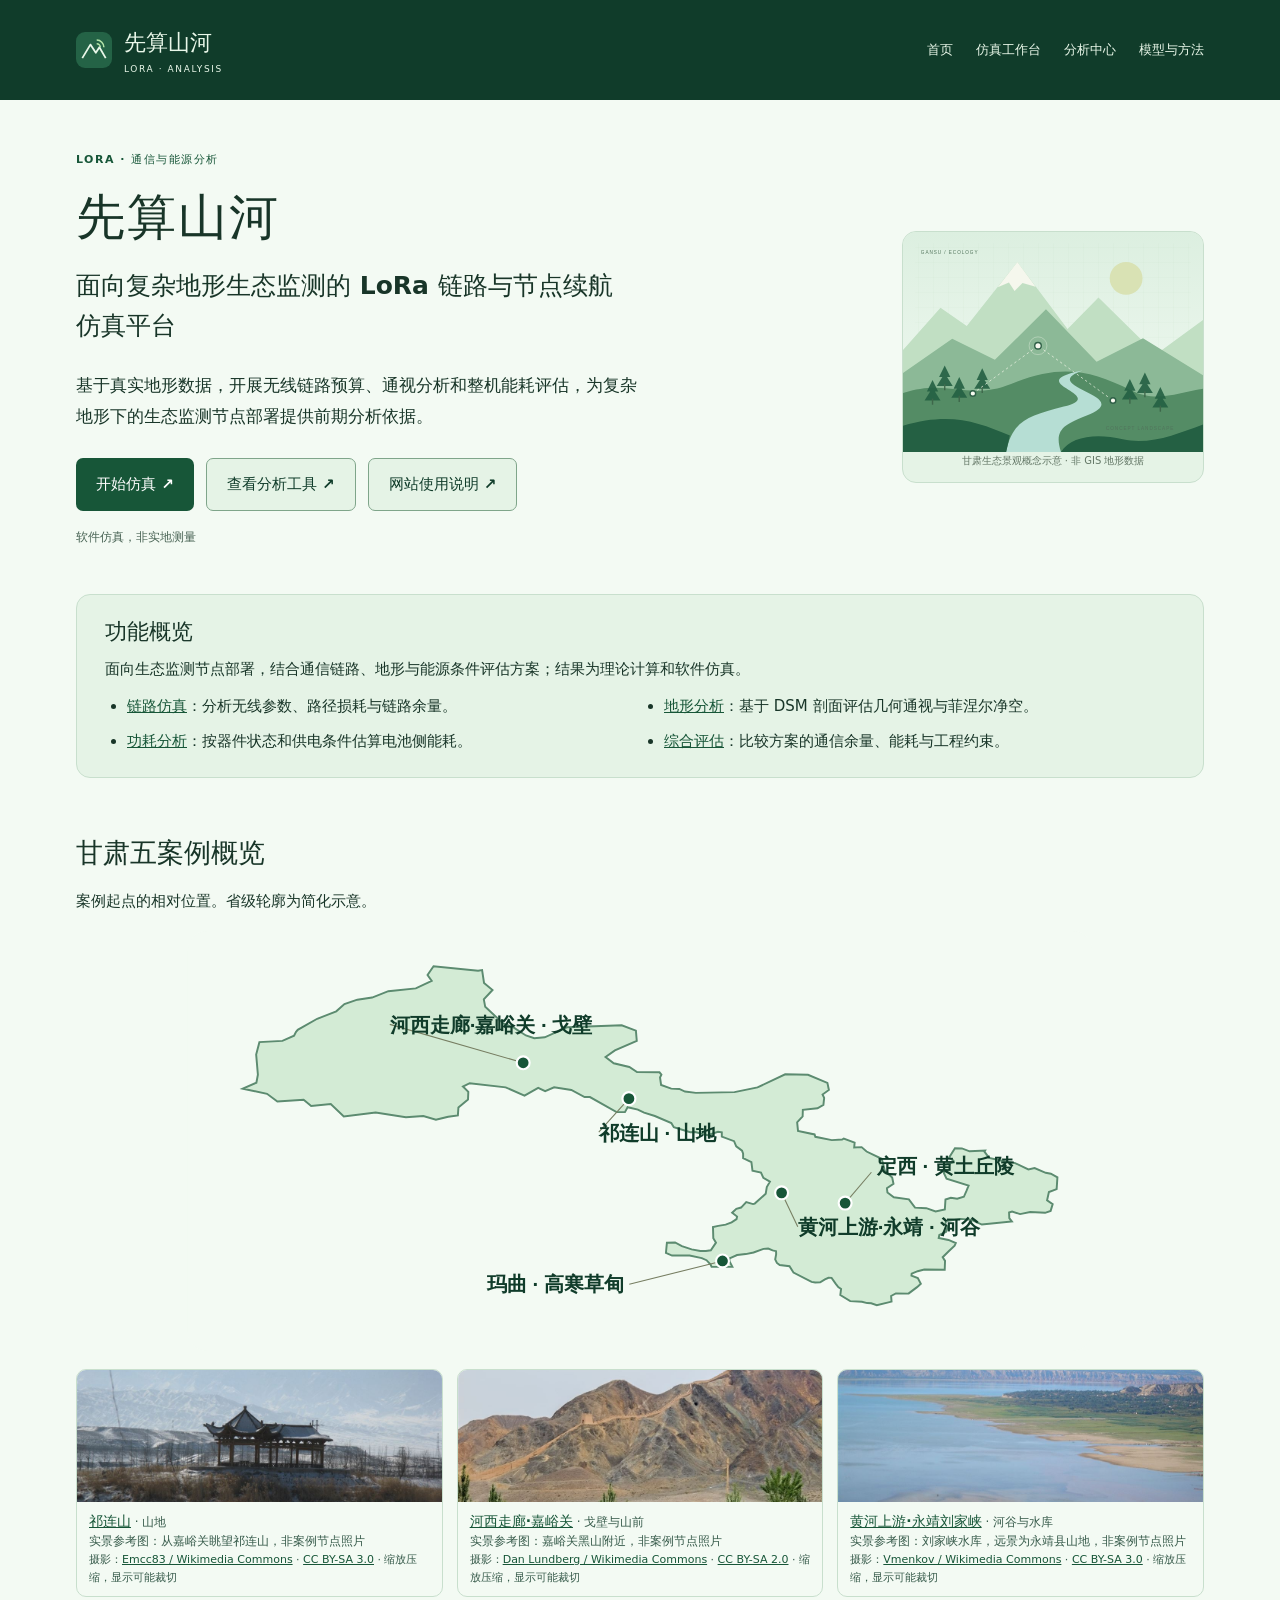
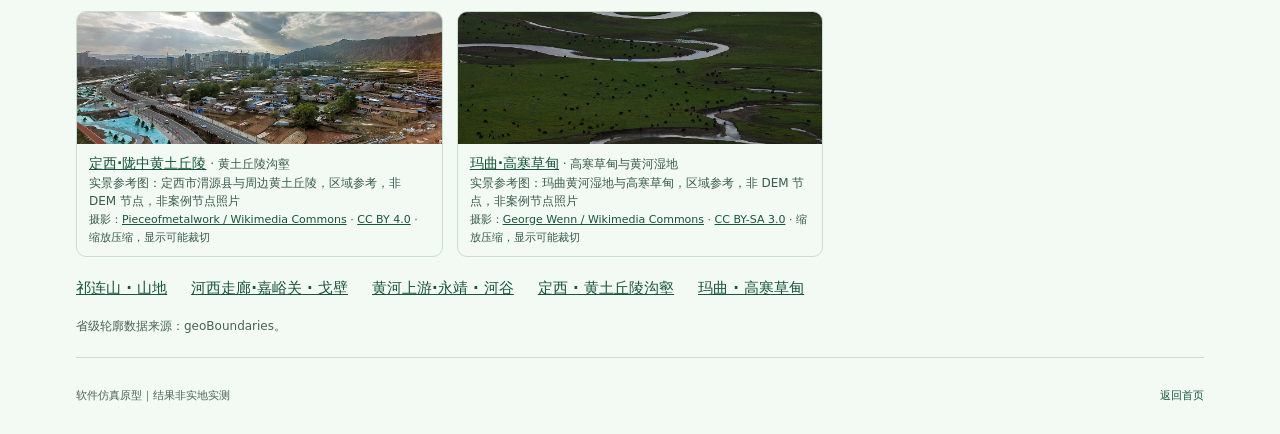
<file: index.html>
<!doctype html><html lang="zh-CN"><head><meta charset="utf-8"><meta name="viewport" content="width=device-width,initial-scale=1"><meta name="theme-color" content="#103c2a"><title>先算山河——面向复杂地形生态监测的 LoRa 链路与节点续航仿真平台</title><link rel="icon" href="./assets/mark.svg" type="image/svg+xml"><link rel="stylesheet" href="./css/styles.css"><script type="module" src="./js/region-photos-home.js"></script></head><body><header class="site-header"><a class="brand" href="./index.html"><img src="./assets/mark.svg" width="36" height="36" alt=""><span>先算山河<small>LORA · ANALYSIS</small></span></a><nav aria-label="主导航"><a href="./index.html">首页</a><a href="./pages/link.html">仿真工作台</a><a href="./pages/assessment.html">分析中心</a><a href="./pages/about.html">模型与方法</a></nav></header><main id="main"><p id="workspace-status" class="storage-note" role="status"></p><section id="home" class="hero" aria-labelledby="hero-title">
      <div class="hero-copy"><p class="eyebrow">LORA · 通信与能源分析</p><h1 id="hero-title">先算山河<span>面向复杂地形生态监测的 LoRa 链路与节点续航仿真平台</span></h1><p class="intro">基于真实地形数据，开展无线链路预算、通视分析和整机能耗评估，为复杂地形下的生态监测节点部署提供前期分析依据。</p><div class="hero-actions"><a class="button" href="./pages/link.html">开始仿真 ↗</a><a class="button secondary" href="./pages/assessment.html">查看分析工具 ↗</a><a class="button secondary" href="./pages/guide.html">网站使用说明 ↗</a></div><p class="disclaimer">软件仿真，非实地测量</p></div><figure class="hero-art"><img src="./assets/landscape.svg" alt="山地、林木与河谷的原创概念插画，不代表真实地理位置" width="640" height="470"><figcaption>甘肃生态景观概念示意 · 非 GIS 地形数据</figcaption></figure>
    </section><section class="quick-start" aria-labelledby="quick-start-title"><h2 id="quick-start-title">功能概览</h2><p>面向生态监测节点部署，结合通信链路、地形与能源条件评估方案；结果为理论计算和软件仿真。</p><ul><li><a href="./pages/link.html">链路仿真</a>：分析无线参数、路径损耗与链路余量。</li><li><a href="./pages/terrain.html">地形分析</a>：基于 DSM 剖面评估几何通视与菲涅尔净空。</li><li><a href="./pages/energy.html">功耗分析</a>：按器件状态和供电条件估算电池侧能耗。</li><li><a href="./pages/assessment.html">综合评估</a>：比较方案的通信余量、能耗与工程约束。</li></ul></section><div hidden><span id="simulator" hidden></span><span id="scenarios" hidden></span><span id="energy" hidden></span><span id="sources" hidden></span><span id="about" hidden></span></div><section class="case-map section">
  <h2>甘肃五案例概览</h2>
  <p>案例起点的相对位置。省级轮廓为简化示意。</p>
  <img src="./assets/gansu-cases.svg" alt="甘肃五案例位置示意：祁连山、嘉峪关、永靖、定西、玛曲" />
  <div id="case-photos" class="region-photo-grid" aria-label="五个案例的实景参考图"></div>
  <div class="case-links">
    <a href="./pages/terrain.html?example=qilian">祁连山 · 山地</a>
    <a href="./pages/terrain.html?example=hexi">河西走廊·嘉峪关 · 戈壁</a>
    <a href="./pages/terrain.html?example=yellow">黄河上游·永靖 · 河谷</a>
    <a href="./pages/terrain.html?example=dingxi">定西 · 黄土丘陵沟壑</a>
    <a href="./pages/terrain.html?example=maqu">玛曲 · 高寒草甸</a>
  </div>
  <p class="footnote">省级轮廓数据来源：geoBoundaries。</p>
</section></main><footer><span>软件仿真原型｜结果非实地实测</span><a href="./index.html">返回首页</a></footer></body></html>
</file>
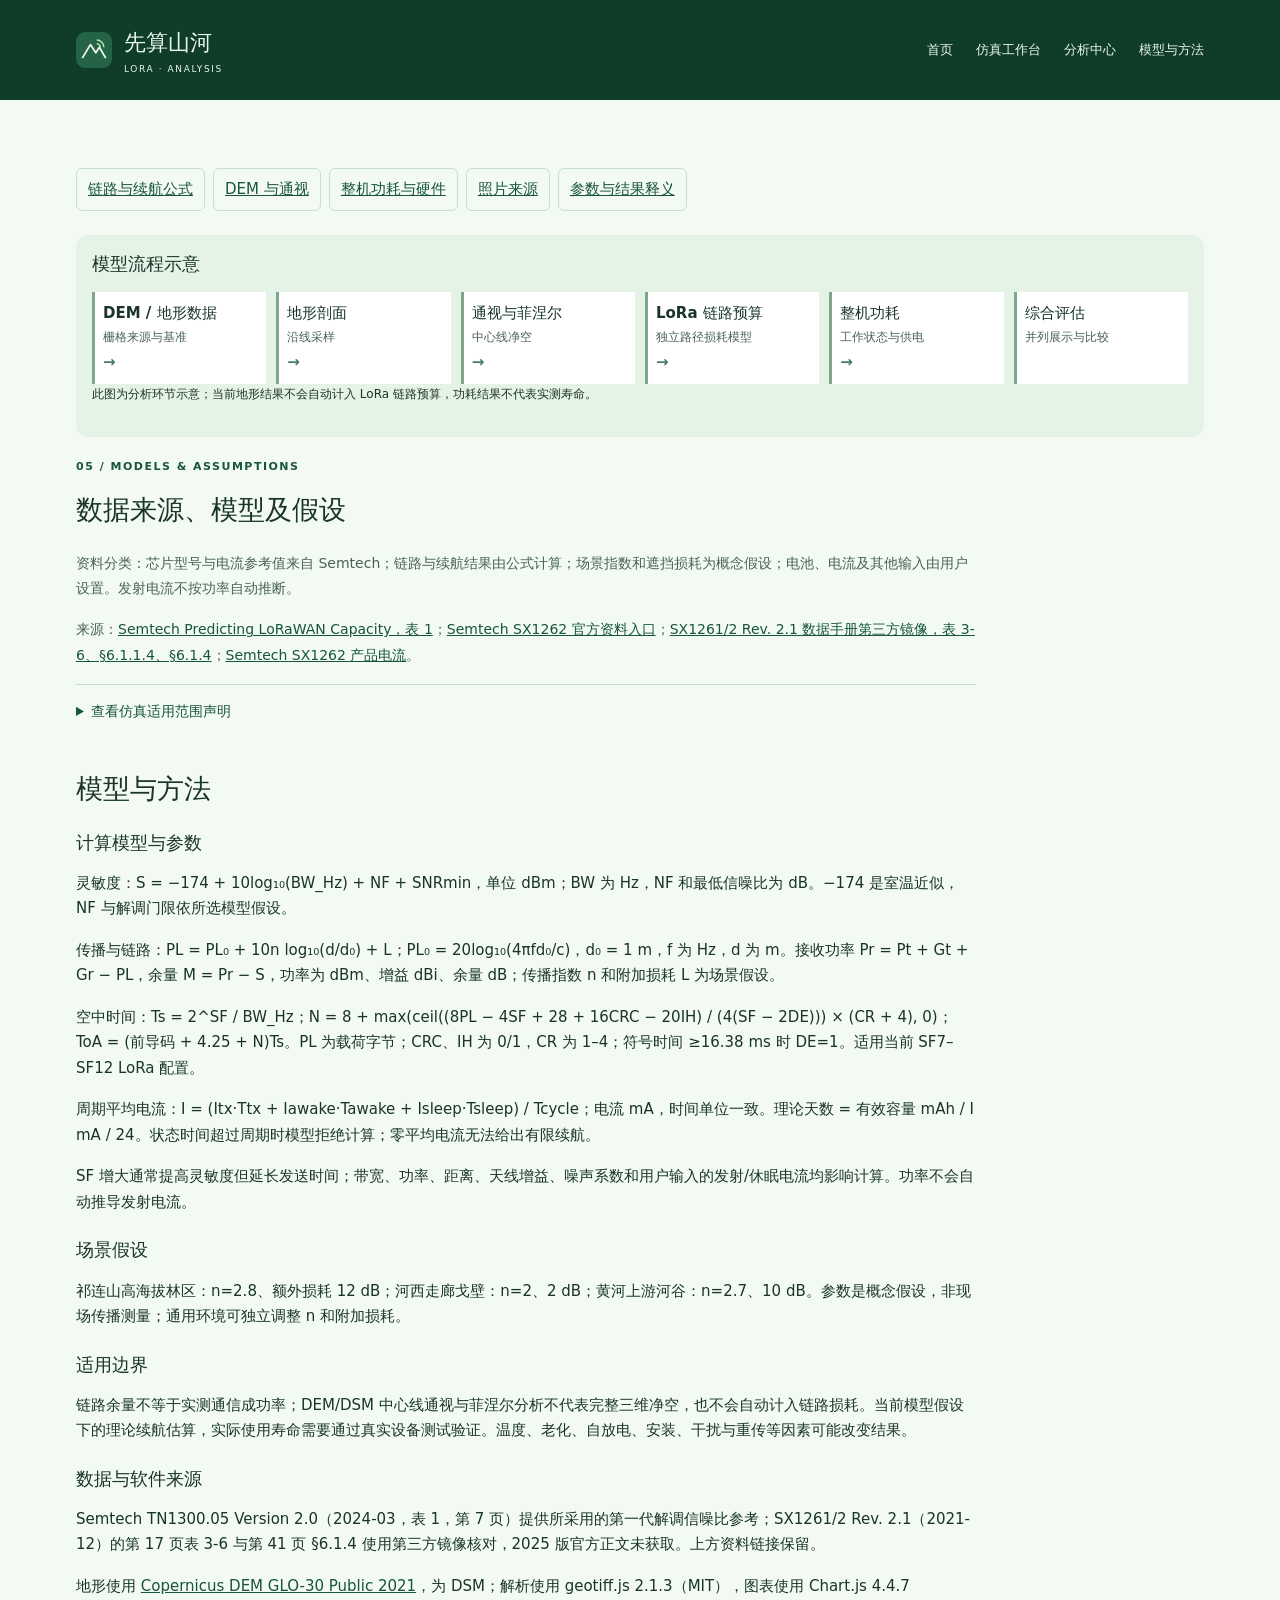
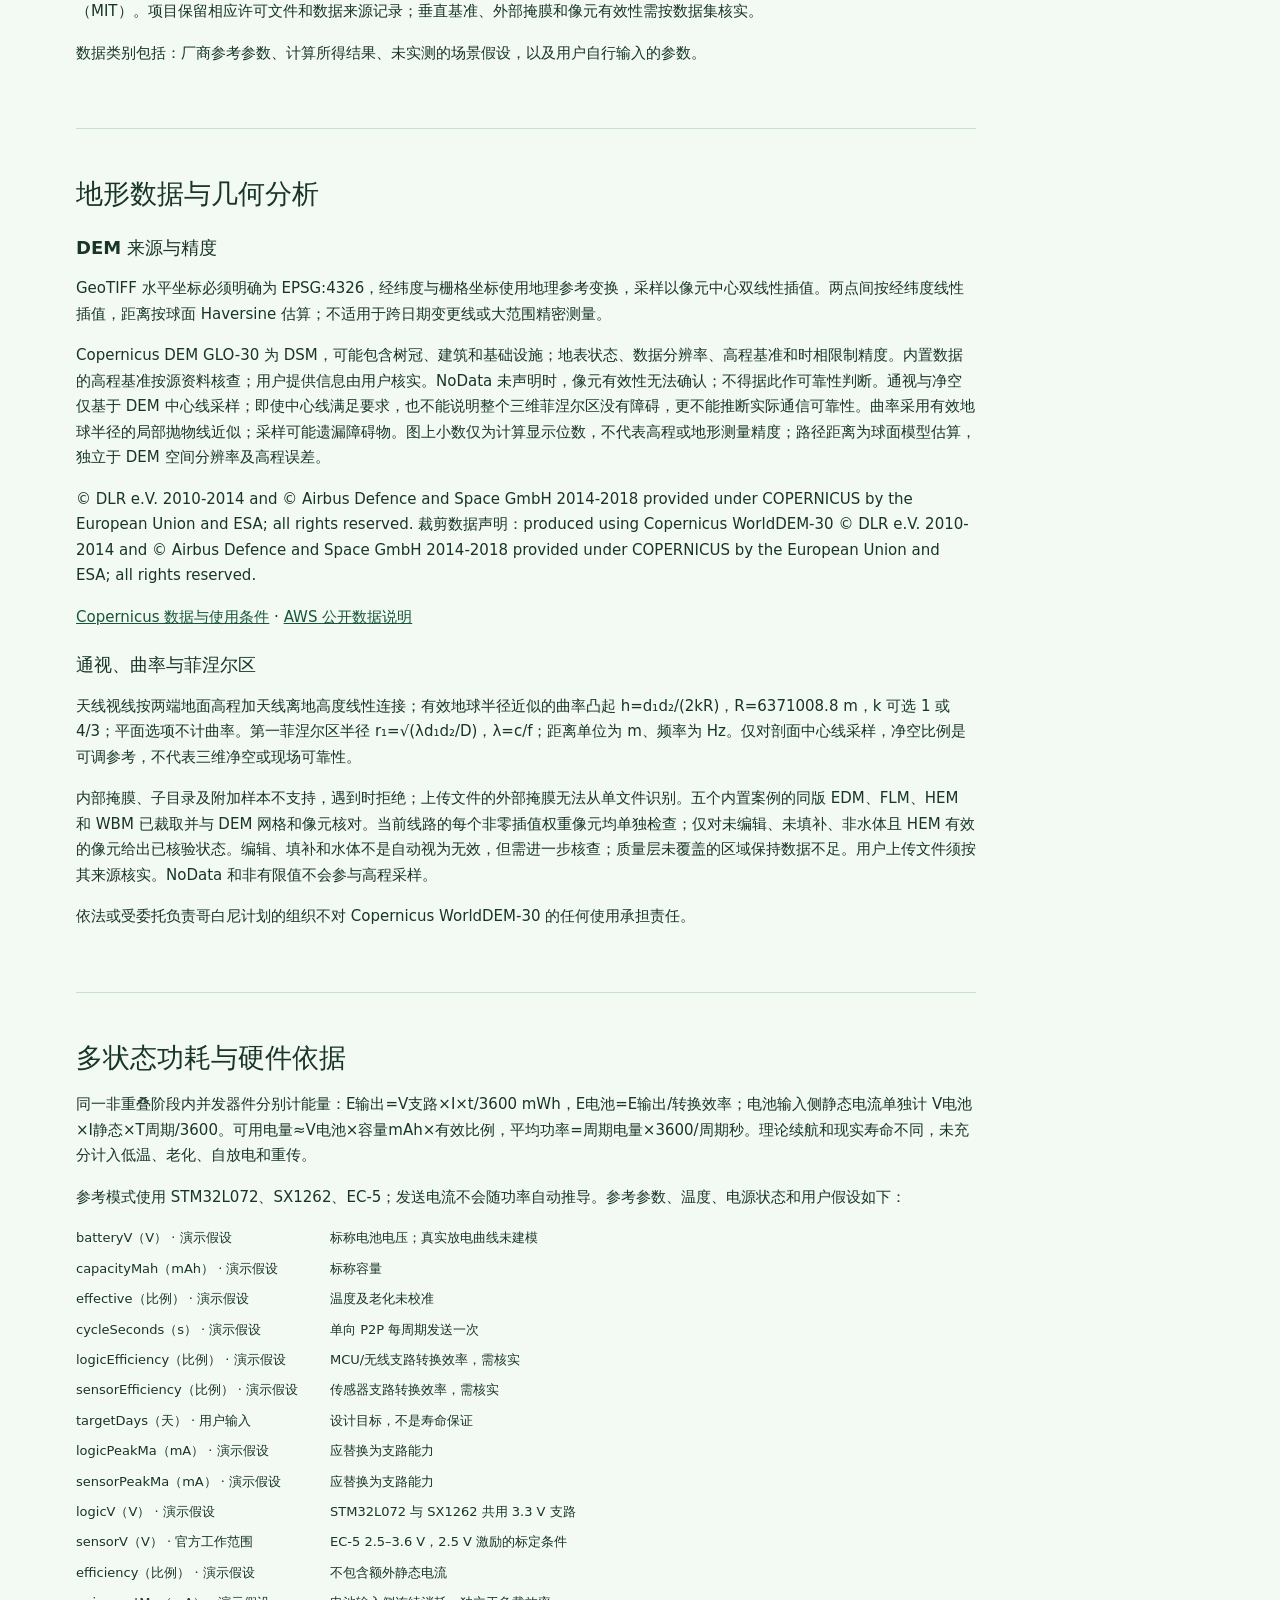
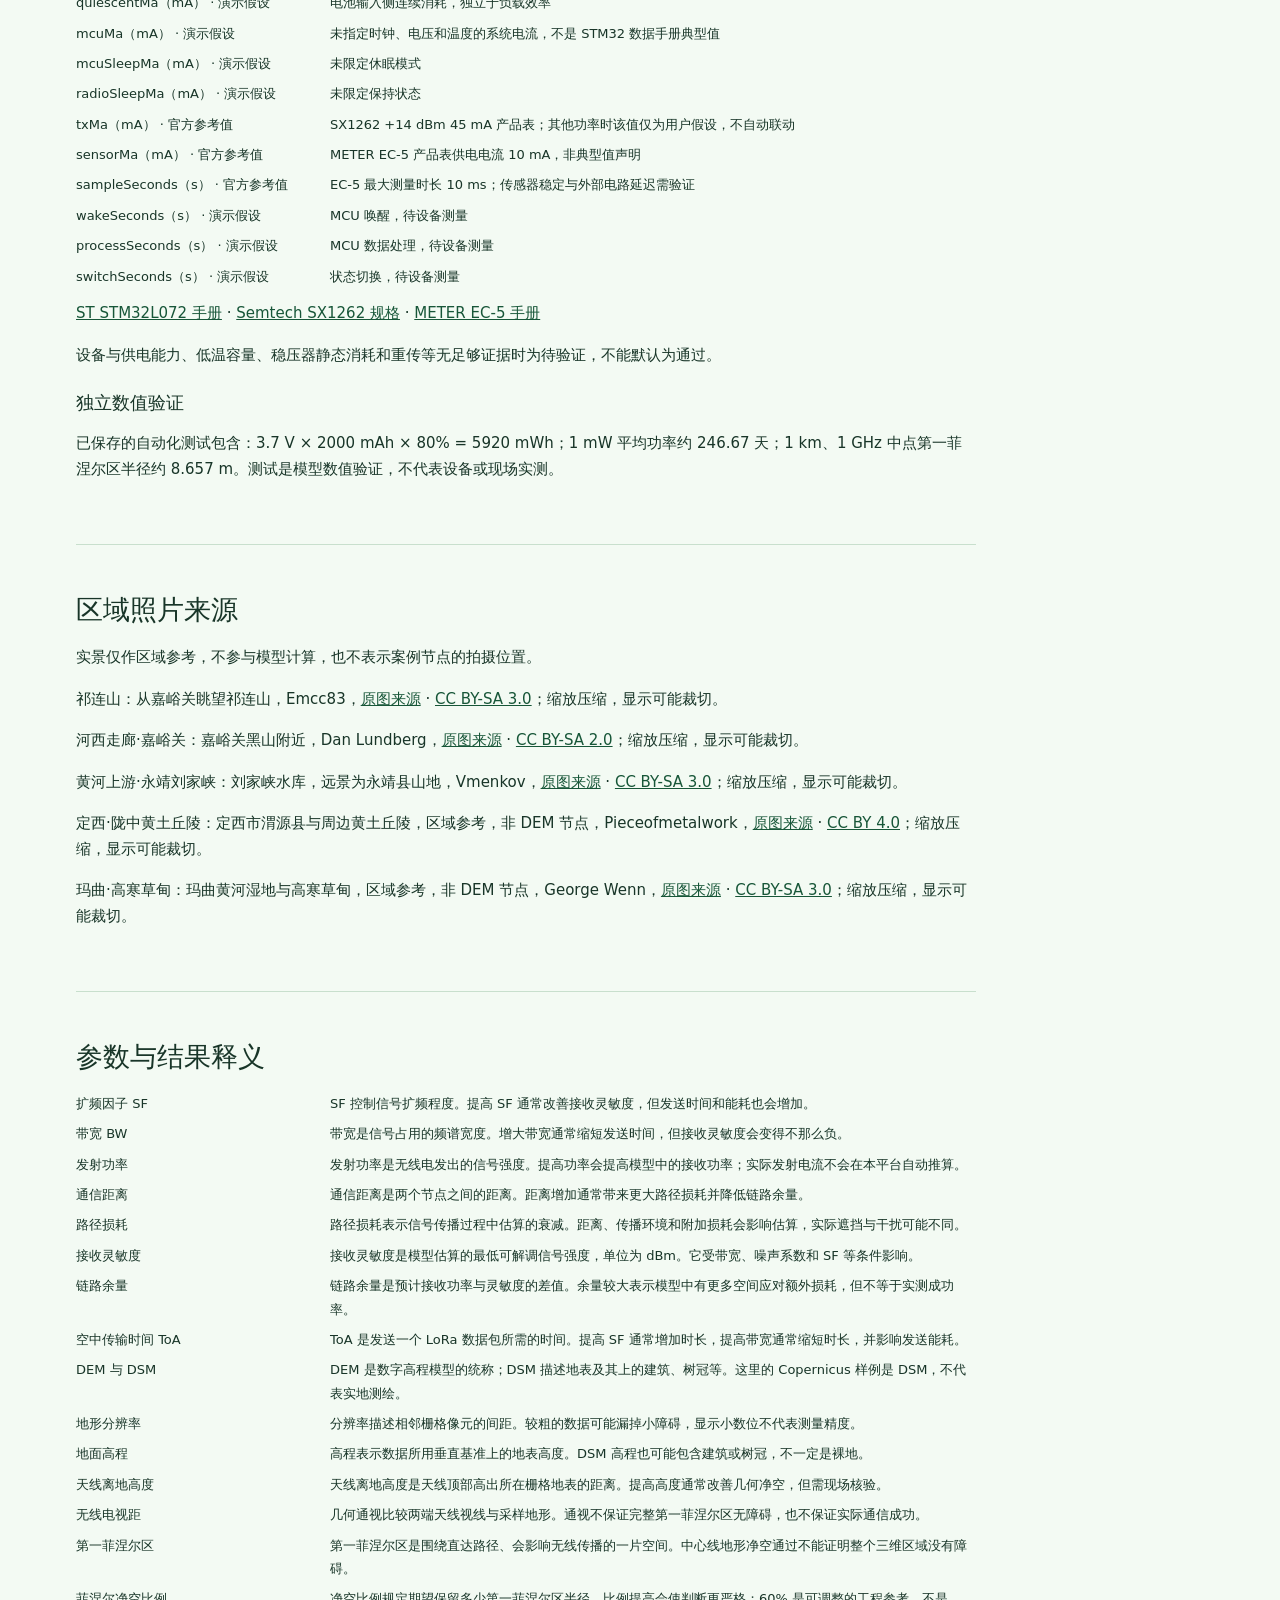
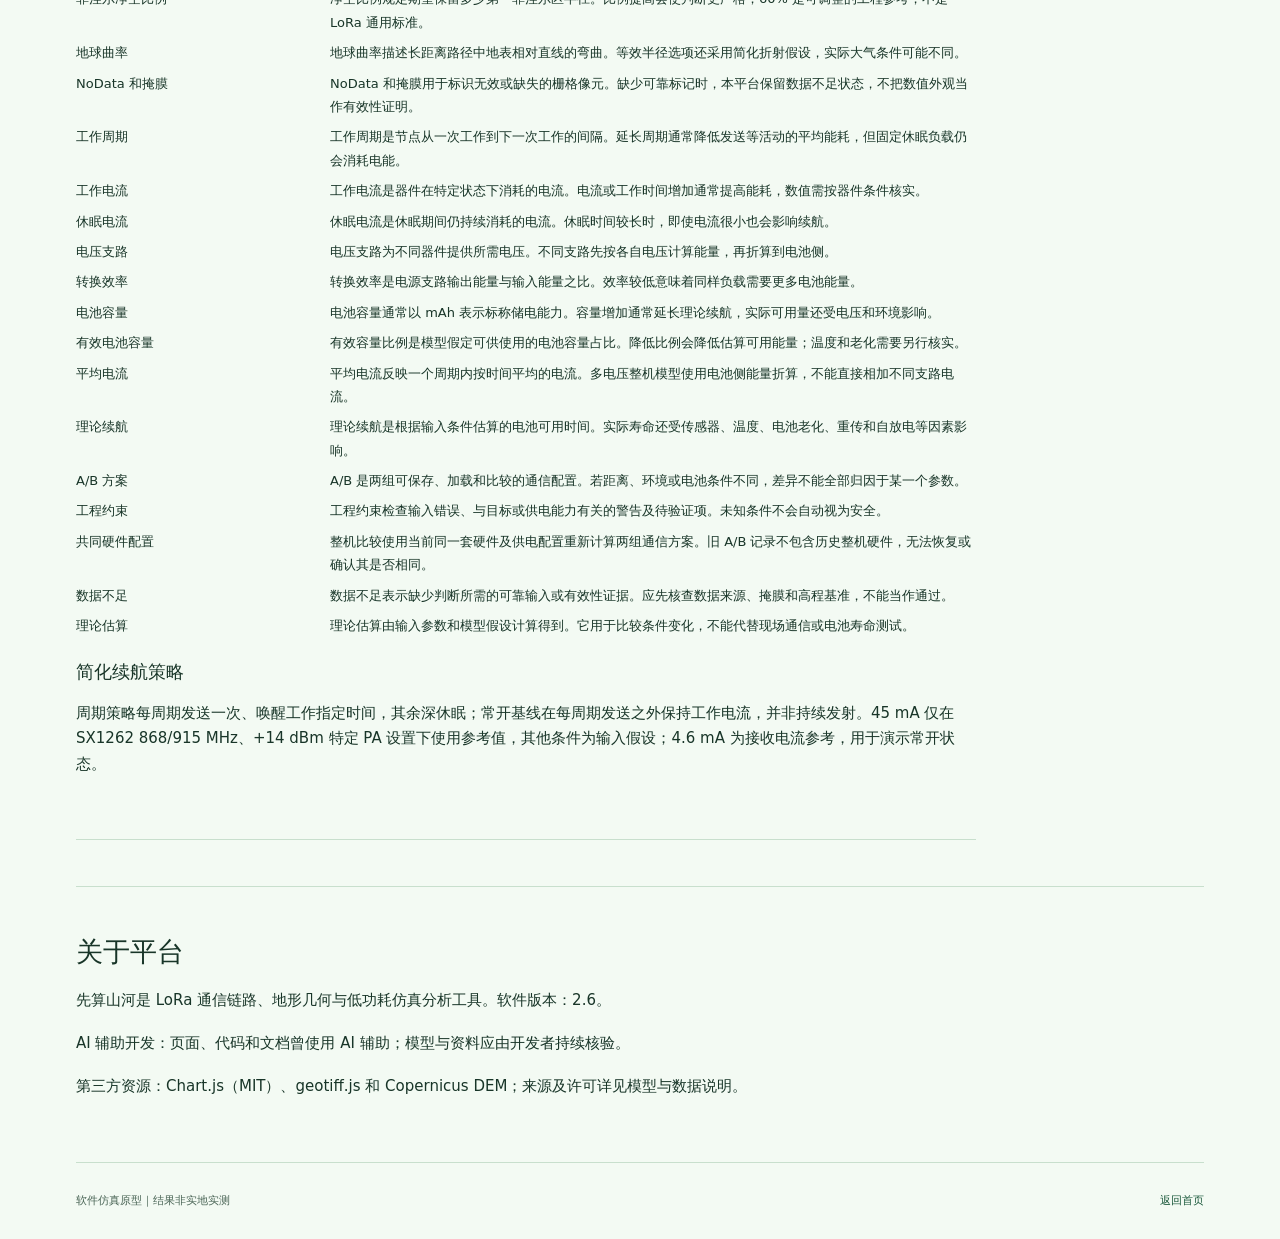
<file: pages/about.html>
<!doctype html><html lang="zh-CN"><head><base href="../"><meta charset="utf-8"><meta name="viewport" content="width=device-width,initial-scale=1"><meta name="theme-color" content="#103c2a"><title>先算山河 · 模型与方法</title><link rel="icon" href="./assets/mark.svg" type="image/svg+xml"><link rel="stylesheet" href="./css/styles.css"><script type="module" src="./js/about-page.js"></script><script async src="./js/page-loading.js"></script></head><body><header class="site-header"><a class="brand" href="./index.html"><img src="./assets/mark.svg" width="36" height="36" alt=""><span>先算山河<small>LORA · ANALYSIS</small></span></a><nav aria-label="主导航"><a href="./index.html">首页</a><a href="./pages/link.html">仿真工作台</a><a href="./pages/assessment.html">分析中心</a><a href="./pages/about.html">模型与方法</a></nav></header><main id="main"><noscript><p class="section error">需要启用 JavaScript 才能使用本页功能。</p></noscript><p id="workspace-status" class="storage-note" role="status"></p><section class="section" id="sources"><span data-page-pending hidden></span></section><section id="about" class="section"><h2>关于平台</h2><p>先算山河是 LoRa 通信链路、地形几何与低功耗仿真分析工具。软件版本：2.6。</p><p>AI 辅助开发：页面、代码和文档曾使用 AI 辅助；模型与资料应由开发者持续核验。</p><p>第三方资源：Chart.js（MIT）、geotiff.js 和 Copernicus DEM；来源及许可详见模型与数据说明。</p></section></main><footer><span>软件仿真原型｜结果非实地实测</span><a href="./index.html">返回首页</a></footer></body></html>
</file>
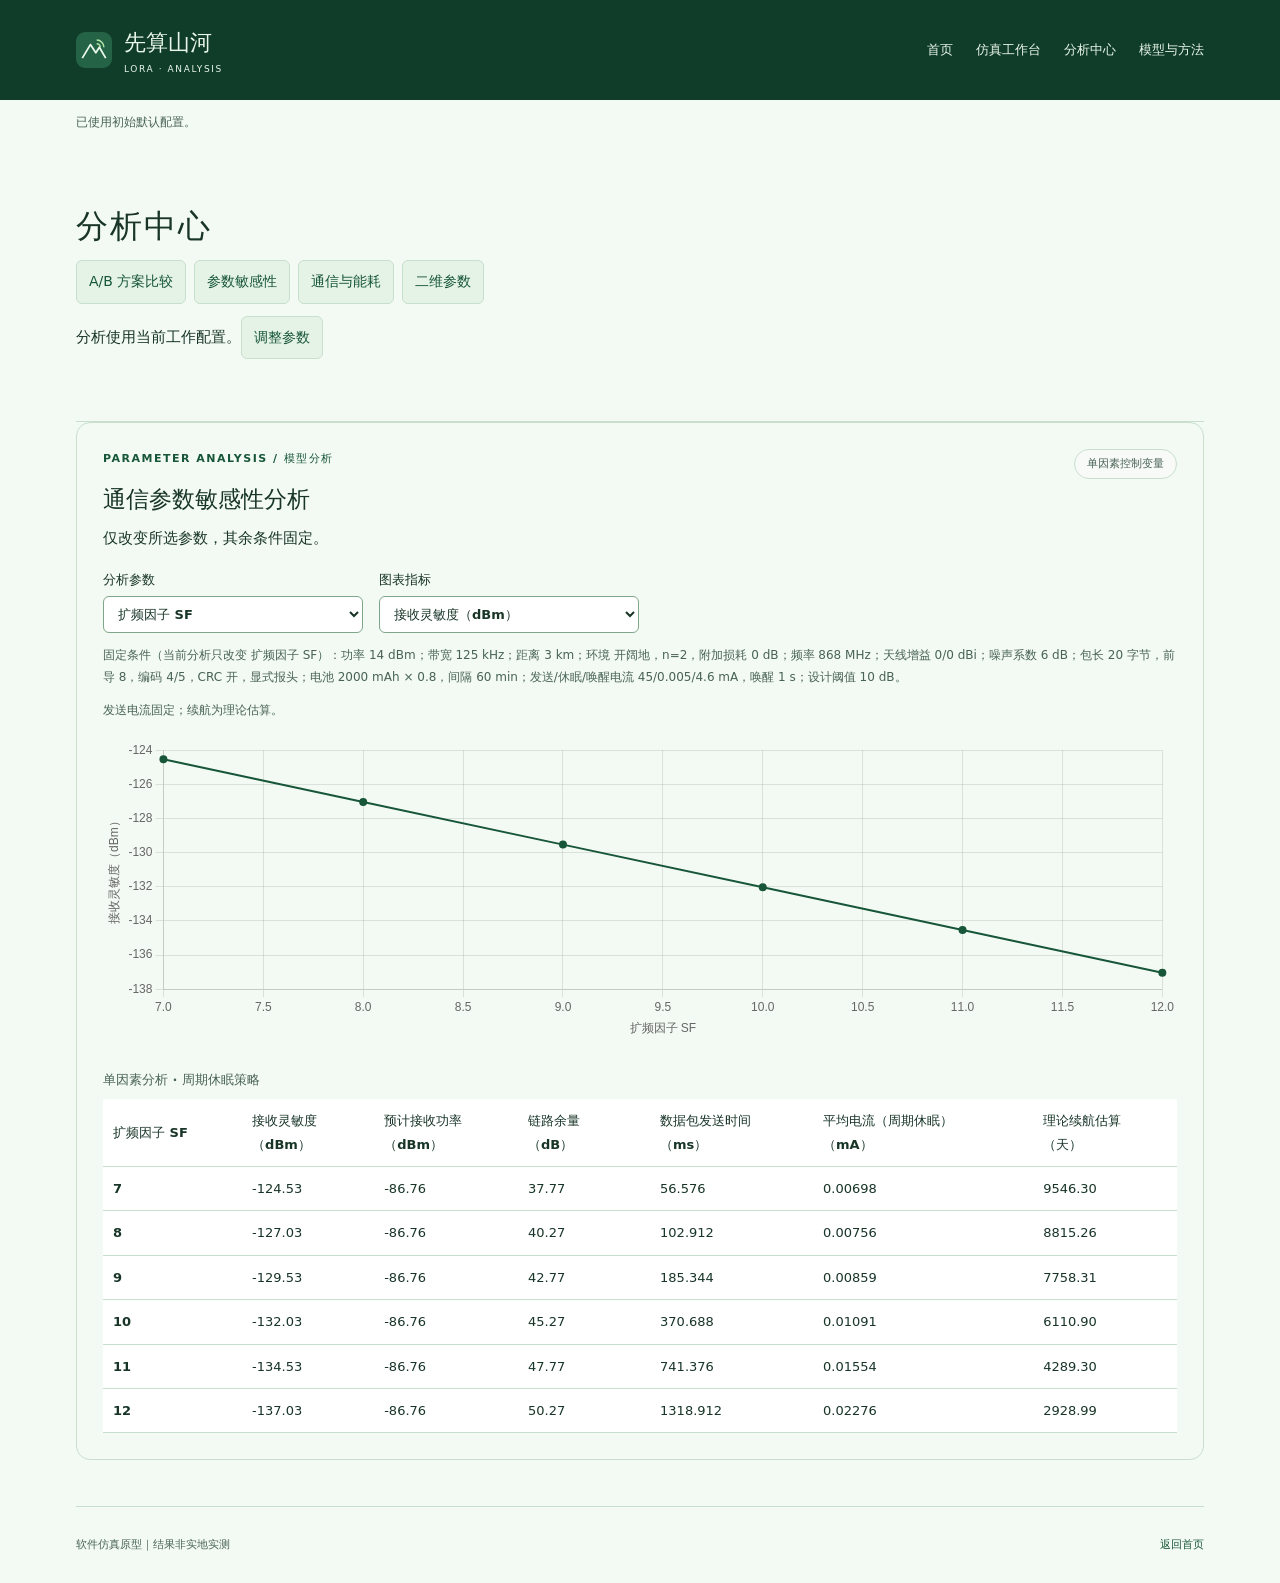
<file: pages/analysis.html>
<!doctype html><html lang="zh-CN"><head><base href="../"><meta charset="utf-8"><meta name="viewport" content="width=device-width,initial-scale=1"><meta name="theme-color" content="#103c2a"><title>先算山河 · 参数分析</title><link rel="icon" href="./assets/mark.svg" type="image/svg+xml"><link rel="stylesheet" href="./css/styles.css"><script defer src="./assets/chart.umd.min.js"></script><script src="./js/analysis-mode.js"></script><script type="module" src="./js/link-page.js"></script><script async src="./js/page-loading.js"></script></head><body class="analysis-only"><header class="site-header"><a class="brand" href="./index.html"><img src="./assets/mark.svg" width="36" height="36" alt=""><span>先算山河<small>LORA · ANALYSIS</small></span></a><nav aria-label="主导航"><a href="./index.html">首页</a><a href="./pages/link.html">仿真工作台</a><a href="./pages/assessment.html">分析中心</a><a href="./pages/about.html">模型与方法</a></nav></header><main id="main"><noscript><p class="section error">需要启用 JavaScript 才能使用本页功能。</p></noscript><p id="workspace-status" class="storage-note" role="status"></p><div class="section product-subnav"><h1>分析中心</h1><nav class="analysis-tabs" aria-label="分析工具"><a href="./pages/assessment.html">A/B 方案比较</a><a href="./pages/analysis.html?view=sensitivity">参数敏感性</a><a href="./pages/analysis.html?view=joint">通信与能耗</a><a href="./pages/analysis.html?view=matrix">二维参数</a></nav><p>分析使用当前工作配置。<a href="./pages/link.html">调整参数</a></p></div><section class="section" id="simulator"><span data-page-pending hidden></span></section><section class="section" id="scenarios"><span data-page-pending hidden></span></section></main><footer><span>软件仿真原型｜结果非实地实测</span><a href="./index.html">返回首页</a></footer></body></html>
</file>
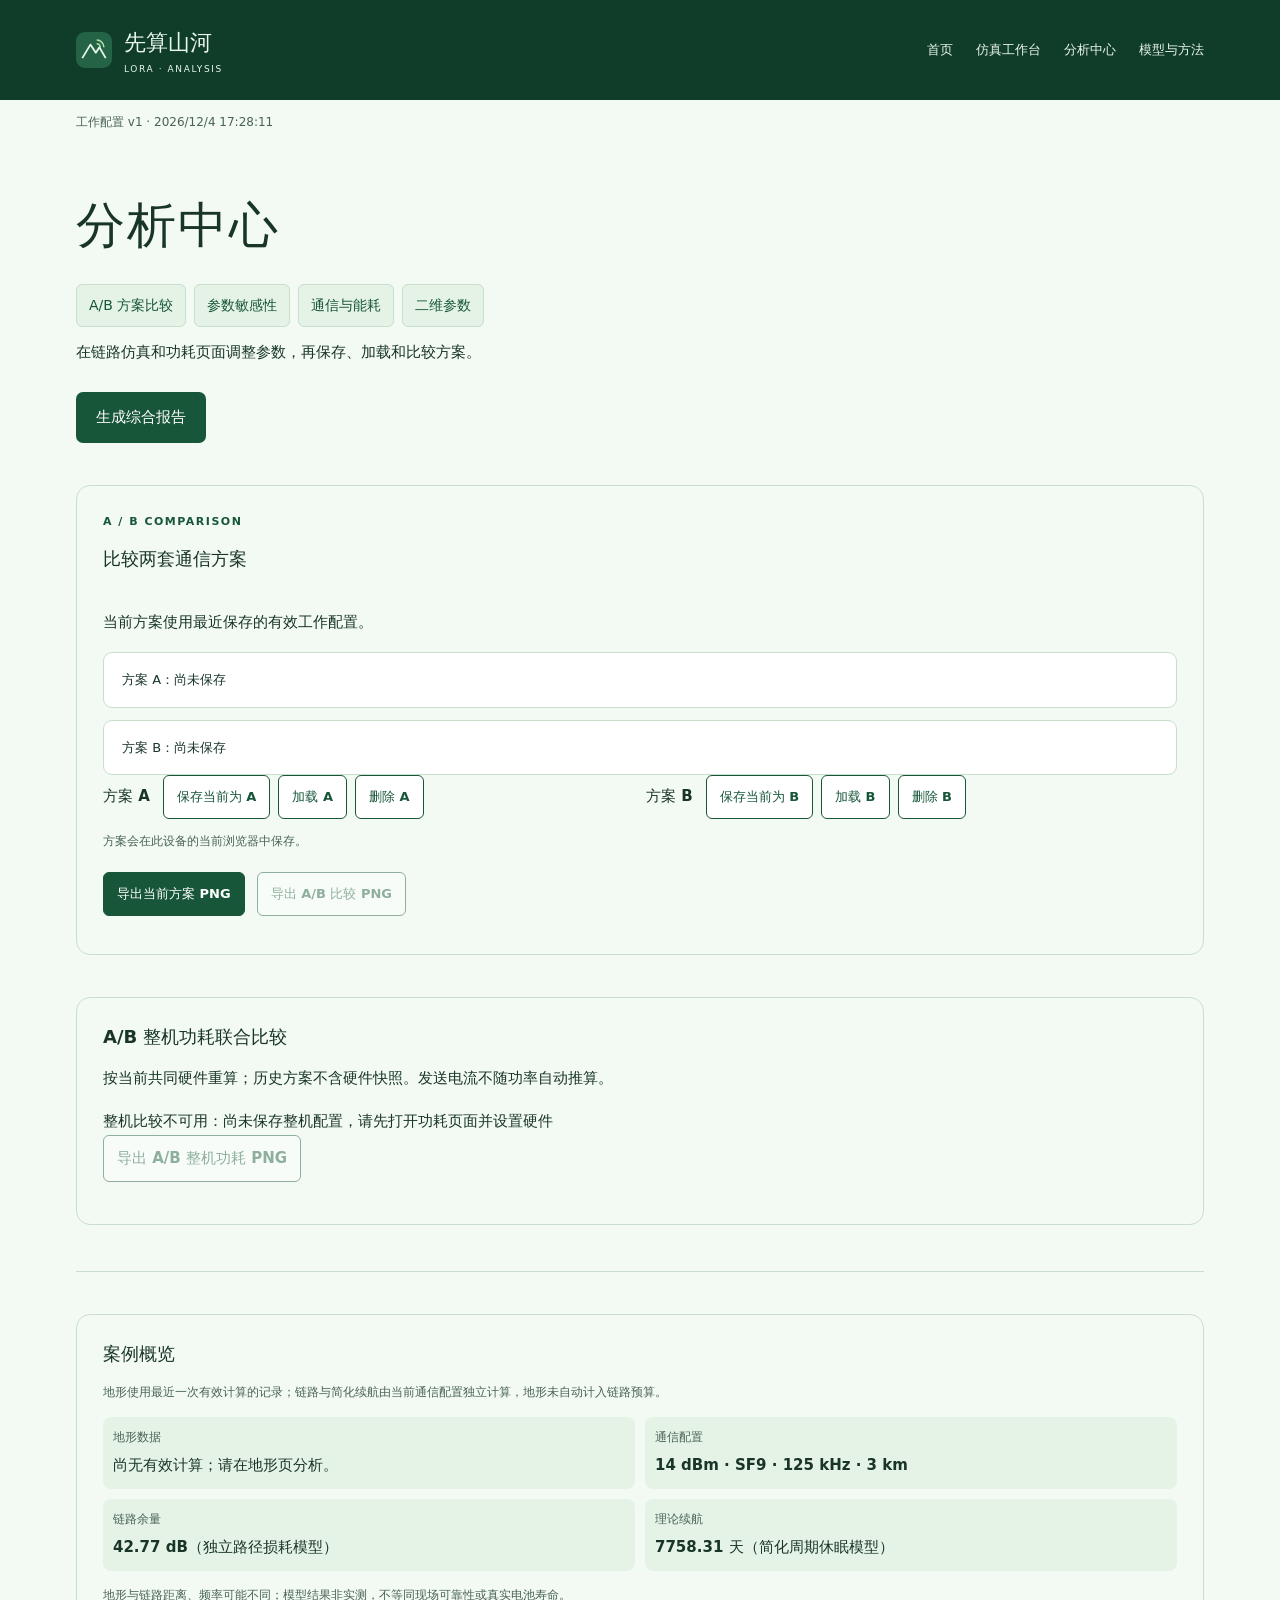
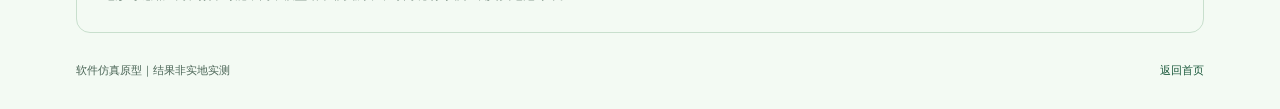
<file: pages/assessment.html>
<!doctype html><html lang="zh-CN"><head><base href="../"><meta charset="utf-8"><meta name="viewport" content="width=device-width,initial-scale=1"><meta name="theme-color" content="#103c2a"><title>先算山河 · 综合评估</title><link rel="icon" href="./assets/mark.svg" type="image/svg+xml"><link rel="stylesheet" href="./css/styles.css"><script type="module" src="./js/assessment-page.js"></script><script type="module" src="./js/case-overview.js"></script><script async src="./js/page-loading.js"></script></head><body><header class="site-header"><a class="brand" href="./index.html"><img src="./assets/mark.svg" width="36" height="36" alt=""><span>先算山河<small>LORA · ANALYSIS</small></span></a><nav aria-label="主导航"><a href="./index.html">首页</a><a href="./pages/link.html">仿真工作台</a><a href="./pages/assessment.html">分析中心</a><a href="./pages/about.html">模型与方法</a></nav></header><main id="main"><noscript><p class="section error">需要启用 JavaScript 才能使用本页功能。</p></noscript><p id="workspace-status" class="storage-note" role="status"></p><section class="section"><h1>分析中心</h1><nav class="analysis-tabs" aria-label="分析工具"><a href="./pages/assessment.html">A/B 方案比较</a><a href="./pages/analysis.html?view=sensitivity">参数敏感性</a><a href="./pages/analysis.html?view=joint">通信与能耗</a><a href="./pages/analysis.html?view=matrix">二维参数</a></nav><p>在链路仿真和功耗页面调整参数，再保存、加载和比较方案。</p><p><a class="button" href="./pages/comprehensive-report.html">生成综合报告</a></p><div id="comparison" class="comparison-area"><span data-page-pending hidden></span></div></section><section class="section comparison-area" id="case-overview"><span data-page-pending hidden></span></section></main><footer><span>软件仿真原型｜结果非实地实测</span><a href="./index.html">返回首页</a></footer></body></html>
</file>
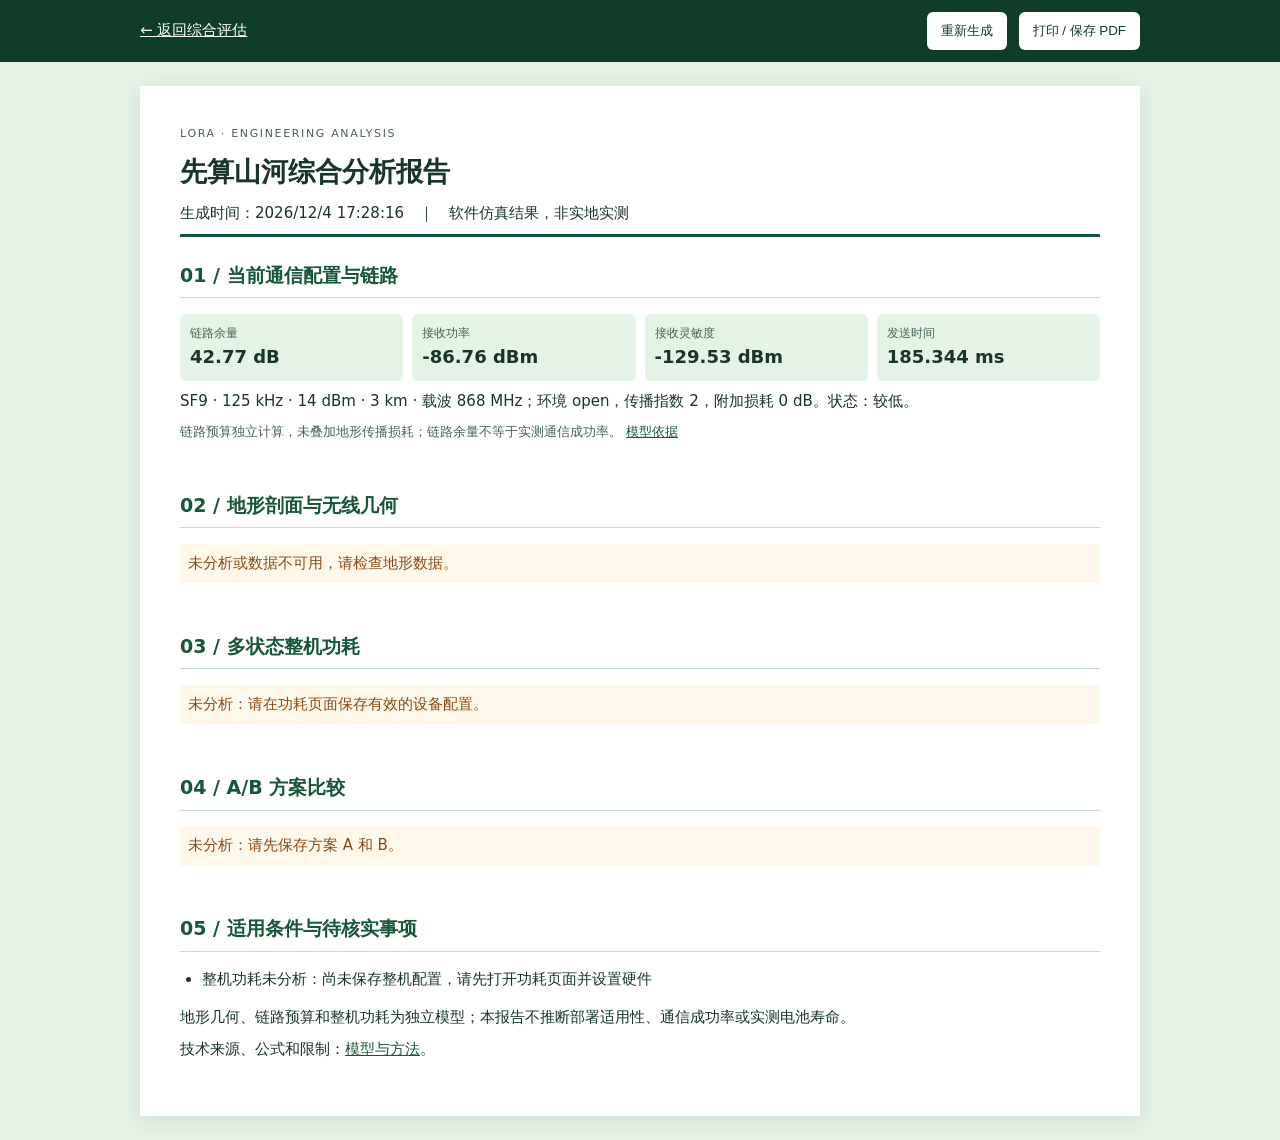
<file: pages/comprehensive-report.html>
<!doctype html><html lang="zh-CN"><head><base href="../"><meta charset="utf-8"><meta name="viewport" content="width=device-width,initial-scale=1"><meta name="theme-color" content="#103c2a"><title>先算山河 · 综合分析报告</title><link rel="stylesheet" href="./css/comprehensive-report.css"><script type="module" src="./js/comprehensive-report.js"></script><script async src="./js/page-loading.js"></script></head><body><header class="toolbar"><a href="./pages/assessment.html">← 返回综合评估</a><button id="refresh" type="button">重新生成</button><button id="print" type="button">打印 / 保存 PDF</button></header><main id="report"><h1>先算山河综合分析报告</h1><span data-page-pending hidden></span></main><noscript>报告需要 JavaScript；当前无法生成。</noscript></body></html>
</file>
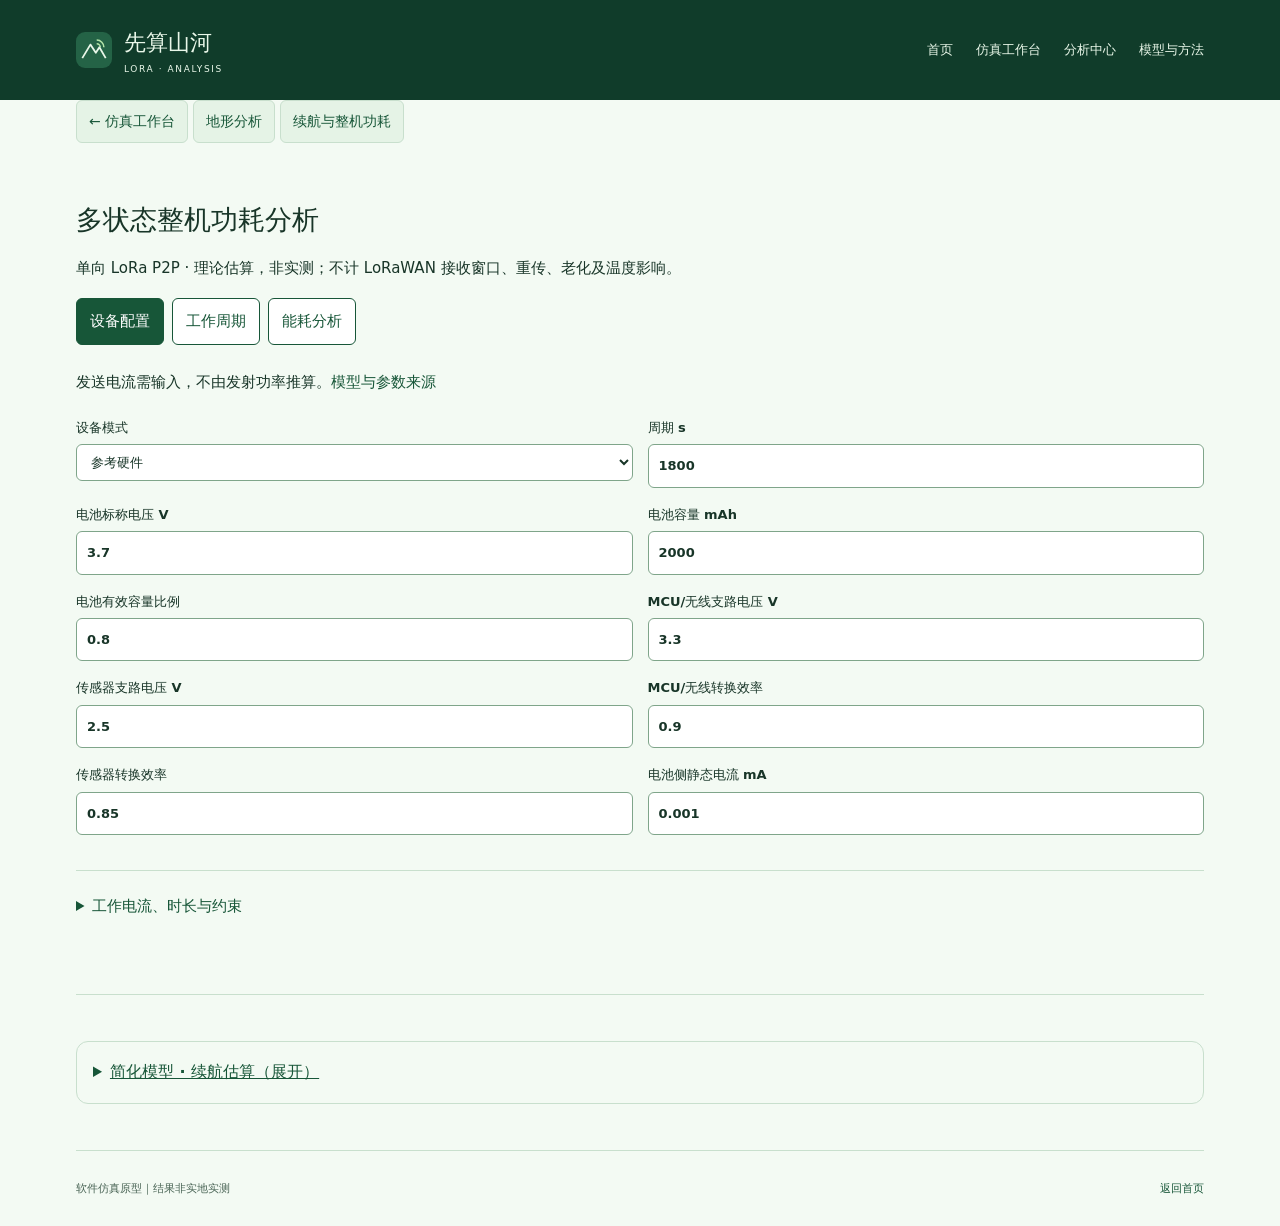
<file: pages/energy.html>
<!doctype html><html lang="zh-CN"><head><base href="../"><meta charset="utf-8"><meta name="viewport" content="width=device-width,initial-scale=1"><meta name="theme-color" content="#103c2a"><title>先算山河 · 功耗分析</title><link rel="icon" href="./assets/mark.svg" type="image/svg+xml"><link rel="stylesheet" href="./css/styles.css"><script defer src="./assets/chart.umd.min.js"></script><script type="module" src="./js/energy-page.js"></script><script type="module" src="./js/system-energy-ui.js"></script><script async src="./js/page-loading.js"></script></head><body><header class="site-header"><a class="brand" href="./index.html"><img src="./assets/mark.svg" width="36" height="36" alt=""><span>先算山河<small>LORA · ANALYSIS</small></span></a><nav aria-label="主导航"><a href="./index.html">首页</a><a href="./pages/link.html">仿真工作台</a><a href="./pages/assessment.html">分析中心</a><a href="./pages/about.html">模型与方法</a></nav></header><main id="main"><noscript><p class="section error">需要启用 JavaScript 才能使用本页功能。</p></noscript><div class="product-subnav"><a href="./pages/link.html">← 仿真工作台</a> <a href="./pages/terrain.html">地形分析</a> <a href="./pages/energy.html">续航与整机功耗</a></div><p id="workspace-status" class="storage-note" role="status"></p><section class="section" id="energy"><span data-page-pending hidden></span></section></main><footer><span>软件仿真原型｜结果非实地实测</span><a href="./index.html">返回首页</a></footer></body></html>
</file>
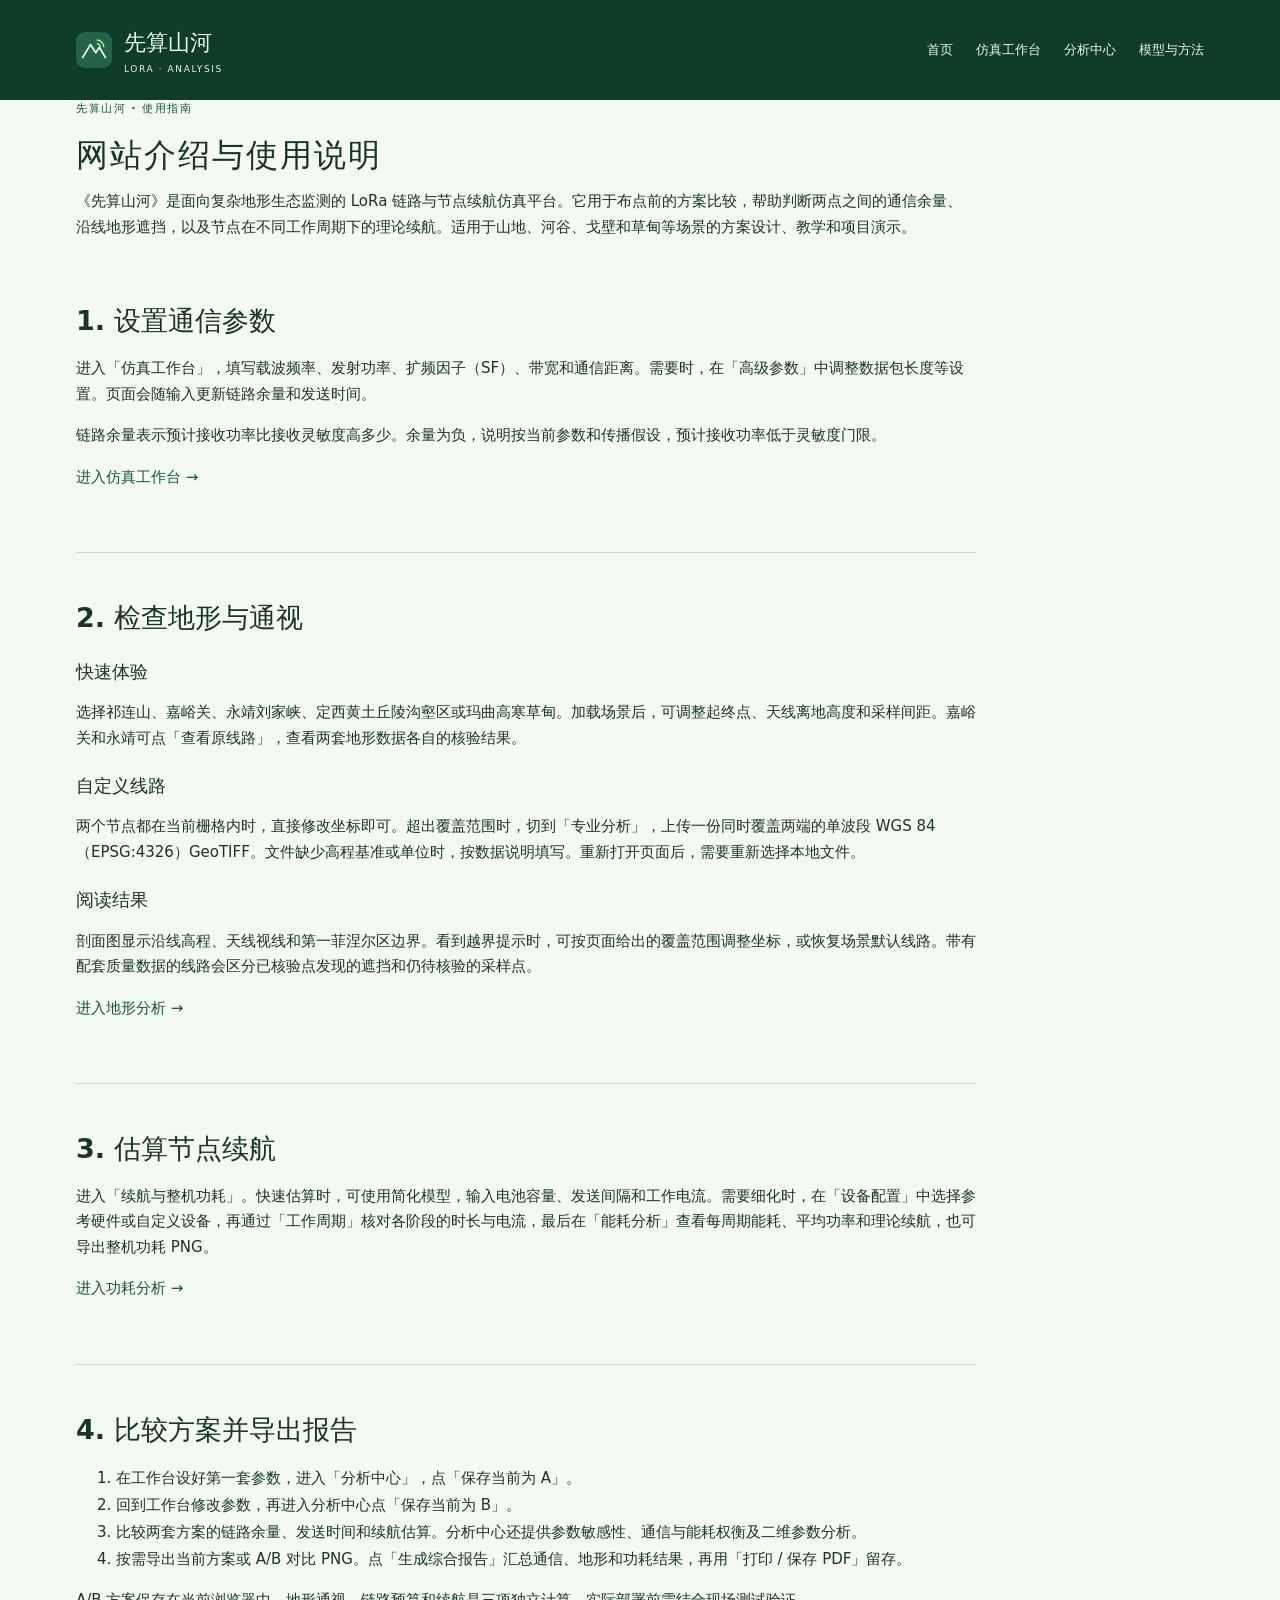
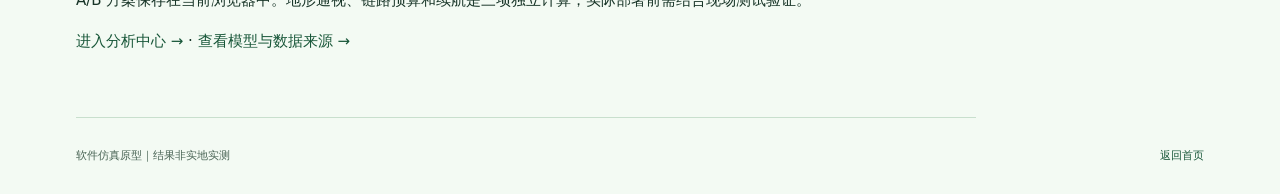
<file: pages/guide.html>
<!doctype html>
<html lang="zh-CN">
<head>
  <base href="../">
  <meta charset="utf-8">
  <meta name="viewport" content="width=device-width,initial-scale=1">
  <meta name="theme-color" content="#103c2a">
  <meta name="description" content="了解先算山河的链路仿真、地形分析、节点续航和方案对比，按步骤完成一次 LoRa 布点方案评估。">
  <title>先算山河 · 网站介绍与使用说明</title>
  <link rel="icon" href="./assets/mark.svg" type="image/svg+xml">
  <link rel="stylesheet" href="./css/styles.css">
</head>
<body>
  <header class="site-header">
    <a class="brand" href="./index.html">
      <img src="./assets/mark.svg" width="36" height="36" alt="">
      <span>先算山河<small>LORA · ANALYSIS</small></span>
    </a>
    <nav aria-label="主导航">
      <a href="./index.html">首页</a>
      <a href="./pages/link.html">仿真工作台</a>
      <a href="./pages/assessment.html">分析中心</a>
      <a href="./pages/about.html">模型与方法</a>
    </nav>
  </header>
  <main id="main">
    <div class="product-subnav methods">
      <p class="eyebrow">先算山河 · 使用指南</p>
      <h1>网站介绍与使用说明</h1>
      <p>《先算山河》是面向复杂地形生态监测的 LoRa 链路与节点续航仿真平台。它用于布点前的方案比较，帮助判断两点之间的通信余量、沿线地形遮挡，以及节点在不同工作周期下的理论续航。适用于山地、河谷、戈壁和草甸等场景的方案设计、教学和项目演示。</p>
    </div>

    <section class="section methods" aria-labelledby="guide-radio">
      <h2 id="guide-radio">1. 设置通信参数</h2>
      <p>进入「仿真工作台」，填写载波频率、发射功率、扩频因子（SF）、带宽和通信距离。需要时，在「高级参数」中调整数据包长度等设置。页面会随输入更新链路余量和发送时间。</p>
      <p><strong>链路余量</strong>表示预计接收功率比接收灵敏度高多少。余量为负，说明按当前参数和传播假设，预计接收功率低于灵敏度门限。</p>
      <p><a href="./pages/link.html">进入仿真工作台 →</a></p>
    </section>

    <section class="section methods" aria-labelledby="guide-terrain">
      <h2 id="guide-terrain">2. 检查地形与通视</h2>
      <h3>快速体验</h3>
      <p>选择祁连山、嘉峪关、永靖刘家峡、定西黄土丘陵沟壑区或玛曲高寒草甸。加载场景后，可调整起终点、天线离地高度和采样间距。嘉峪关和永靖可点「查看原线路」，查看两套地形数据各自的核验结果。</p>
      <h3>自定义线路</h3>
      <p>两个节点都在当前栅格内时，直接修改坐标即可。超出覆盖范围时，切到「专业分析」，上传一份同时覆盖两端的单波段 WGS 84（EPSG:4326）GeoTIFF。文件缺少高程基准或单位时，按数据说明填写。重新打开页面后，需要重新选择本地文件。</p>
      <h3>阅读结果</h3>
      <p>剖面图显示沿线高程、天线视线和第一菲涅尔区边界。看到越界提示时，可按页面给出的覆盖范围调整坐标，或恢复场景默认线路。带有配套质量数据的线路会区分已核验点发现的遮挡和仍待核验的采样点。</p>
      <p><a href="./pages/terrain.html">进入地形分析 →</a></p>
    </section>

    <section class="section methods" aria-labelledby="guide-energy">
      <h2 id="guide-energy">3. 估算节点续航</h2>
      <p>进入「续航与整机功耗」。快速估算时，可使用简化模型，输入电池容量、发送间隔和工作电流。需要细化时，在「设备配置」中选择参考硬件或自定义设备，再通过「工作周期」核对各阶段的时长与电流，最后在「能耗分析」查看每周期能耗、平均功率和理论续航，也可导出整机功耗 PNG。</p>
      <p><a href="./pages/energy.html">进入功耗分析 →</a></p>
    </section>

    <section class="section methods" aria-labelledby="guide-compare">
      <h2 id="guide-compare">4. 比较方案并导出报告</h2>
      <ol>
        <li>在工作台设好第一套参数，进入「分析中心」，点「保存当前为 A」。</li>
        <li>回到工作台修改参数，再进入分析中心点「保存当前为 B」。</li>
        <li>比较两套方案的链路余量、发送时间和续航估算。分析中心还提供参数敏感性、通信与能耗权衡及二维参数分析。</li>
        <li>按需导出当前方案或 A/B 对比 PNG。点「生成综合报告」汇总通信、地形和功耗结果，再用「打印 / 保存 PDF」留存。</li>
      </ol>
      <p>A/B 方案保存在当前浏览器中。地形通视、链路预算和续航是三项独立计算，实际部署前需结合现场测试验证。</p>
      <p><a href="./pages/assessment.html">进入分析中心 →</a> · <a href="./pages/about.html">查看模型与数据来源 →</a></p>
    </section>
  </main>
  <footer><span>软件仿真原型｜结果非实地实测</span><a href="./index.html">返回首页</a></footer>
</body>
</html>
</file>
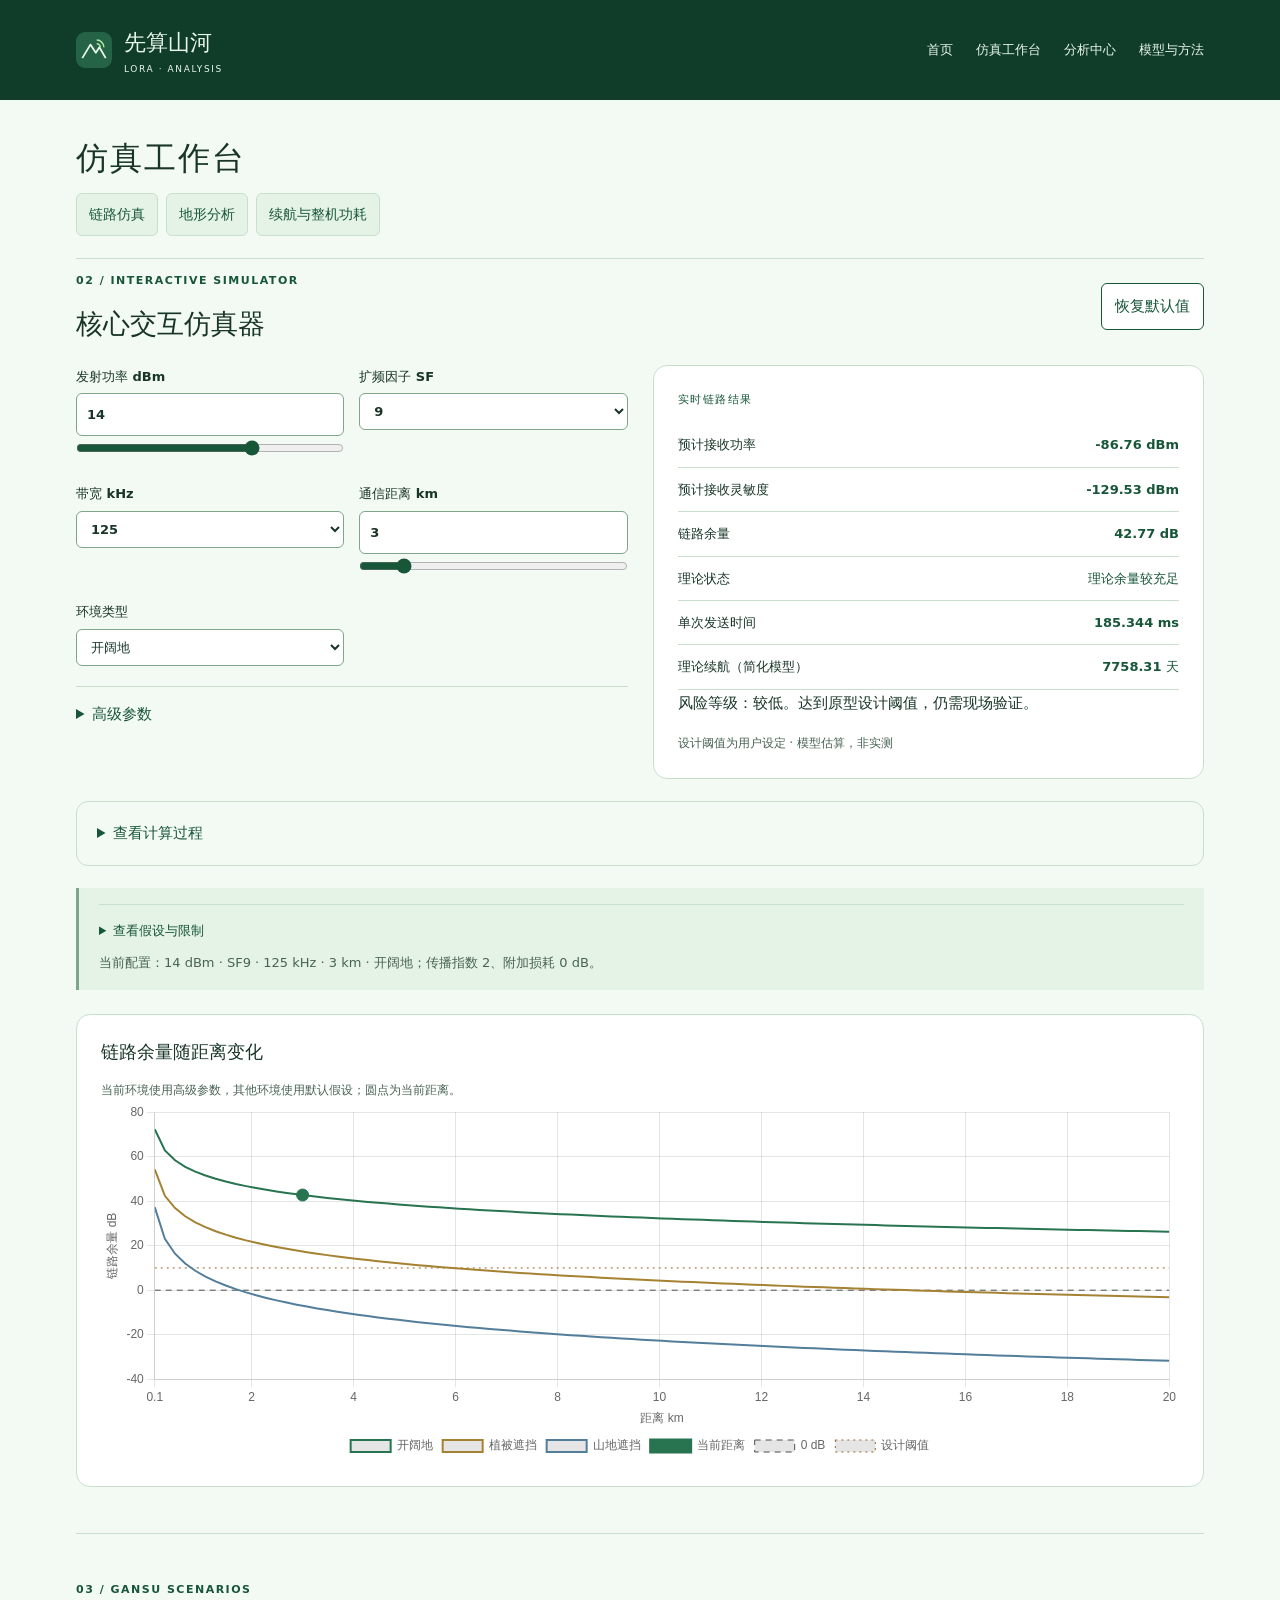
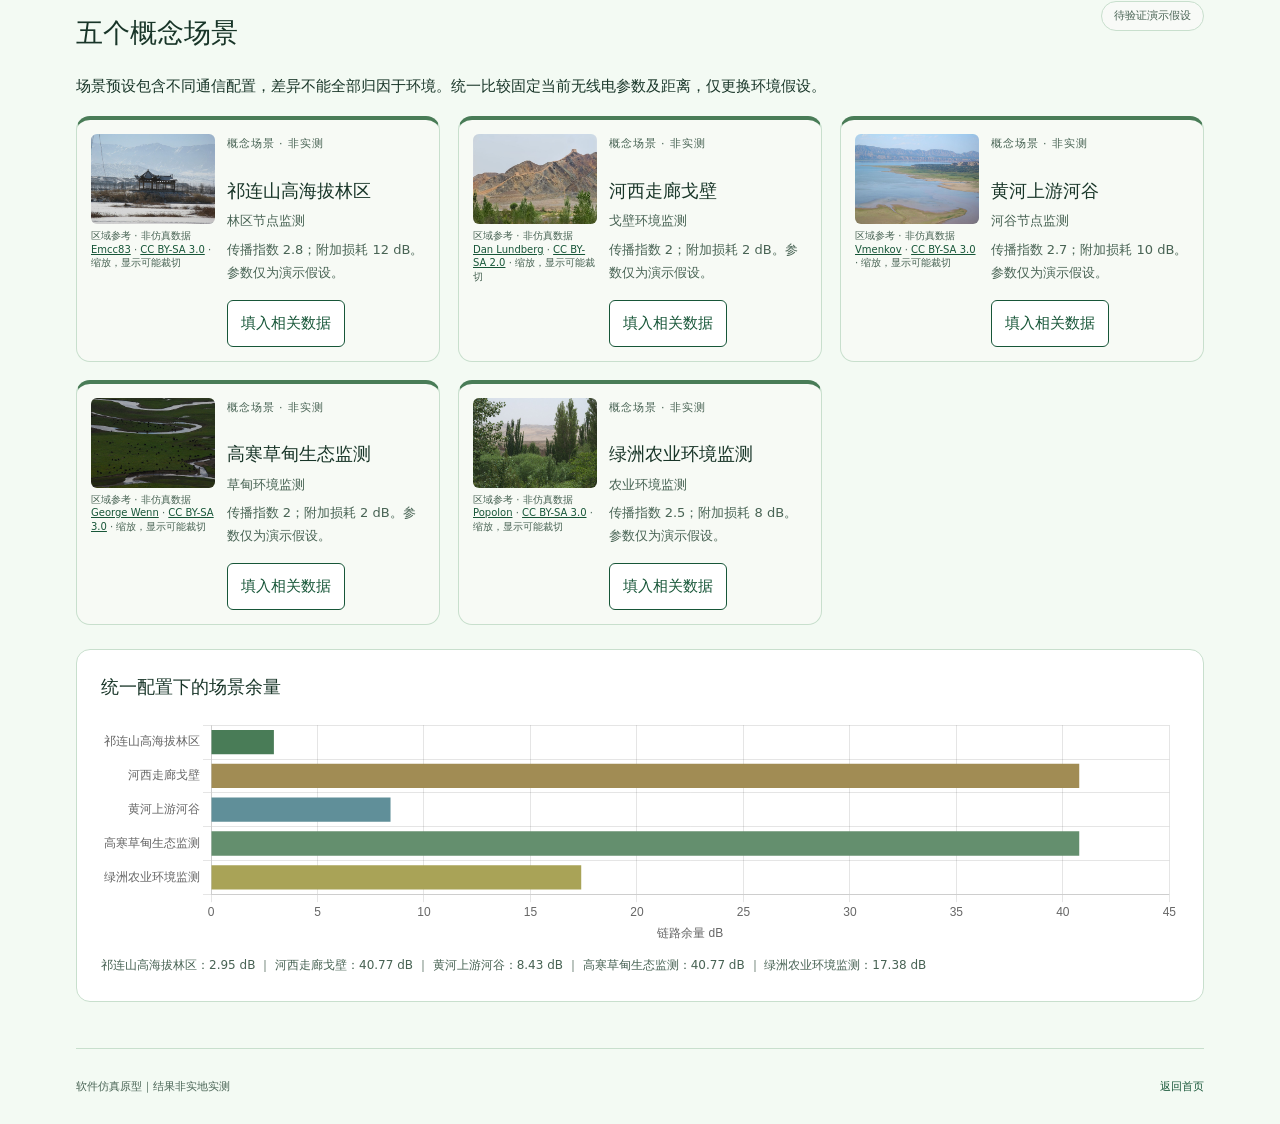
<file: pages/link.html>
<!doctype html><html lang="zh-CN"><head><base href="../"><meta charset="utf-8"><meta name="viewport" content="width=device-width,initial-scale=1"><meta name="theme-color" content="#103c2a"><title>先算山河 · 链路仿真</title><link rel="icon" href="./assets/mark.svg" type="image/svg+xml"><link rel="stylesheet" href="./css/styles.css"><script defer src="./assets/chart.umd.min.js"></script><script type="module" src="./js/link-page.js"></script><script async src="./js/page-loading.js"></script></head><body class="workbench"><header class="site-header"><a class="brand" href="./index.html"><img src="./assets/mark.svg" width="36" height="36" alt=""><span>先算山河<small>LORA · ANALYSIS</small></span></a><nav aria-label="主导航"><a href="./index.html">首页</a><a href="./pages/link.html">仿真工作台</a><a href="./pages/assessment.html">分析中心</a><a href="./pages/about.html">模型与方法</a></nav></header><main id="main"><noscript><p class="section error">需要启用 JavaScript 才能使用本页功能。</p></noscript><p id="workspace-status" class="storage-note" role="status"></p><div class="section product-subnav"><h1>仿真工作台</h1><nav aria-label="工作台功能"><a href="./pages/link.html">链路仿真</a><a href="./pages/terrain.html">地形分析</a><a href="./pages/energy.html">续航与整机功耗</a></nav></div><section class="section" id="simulator"><span data-page-pending hidden></span></section><section class="section" id="scenarios"><span data-page-pending hidden></span></section></main><footer><span>软件仿真原型｜结果非实地实测</span><a href="./index.html">返回首页</a></footer></body></html>
</file>
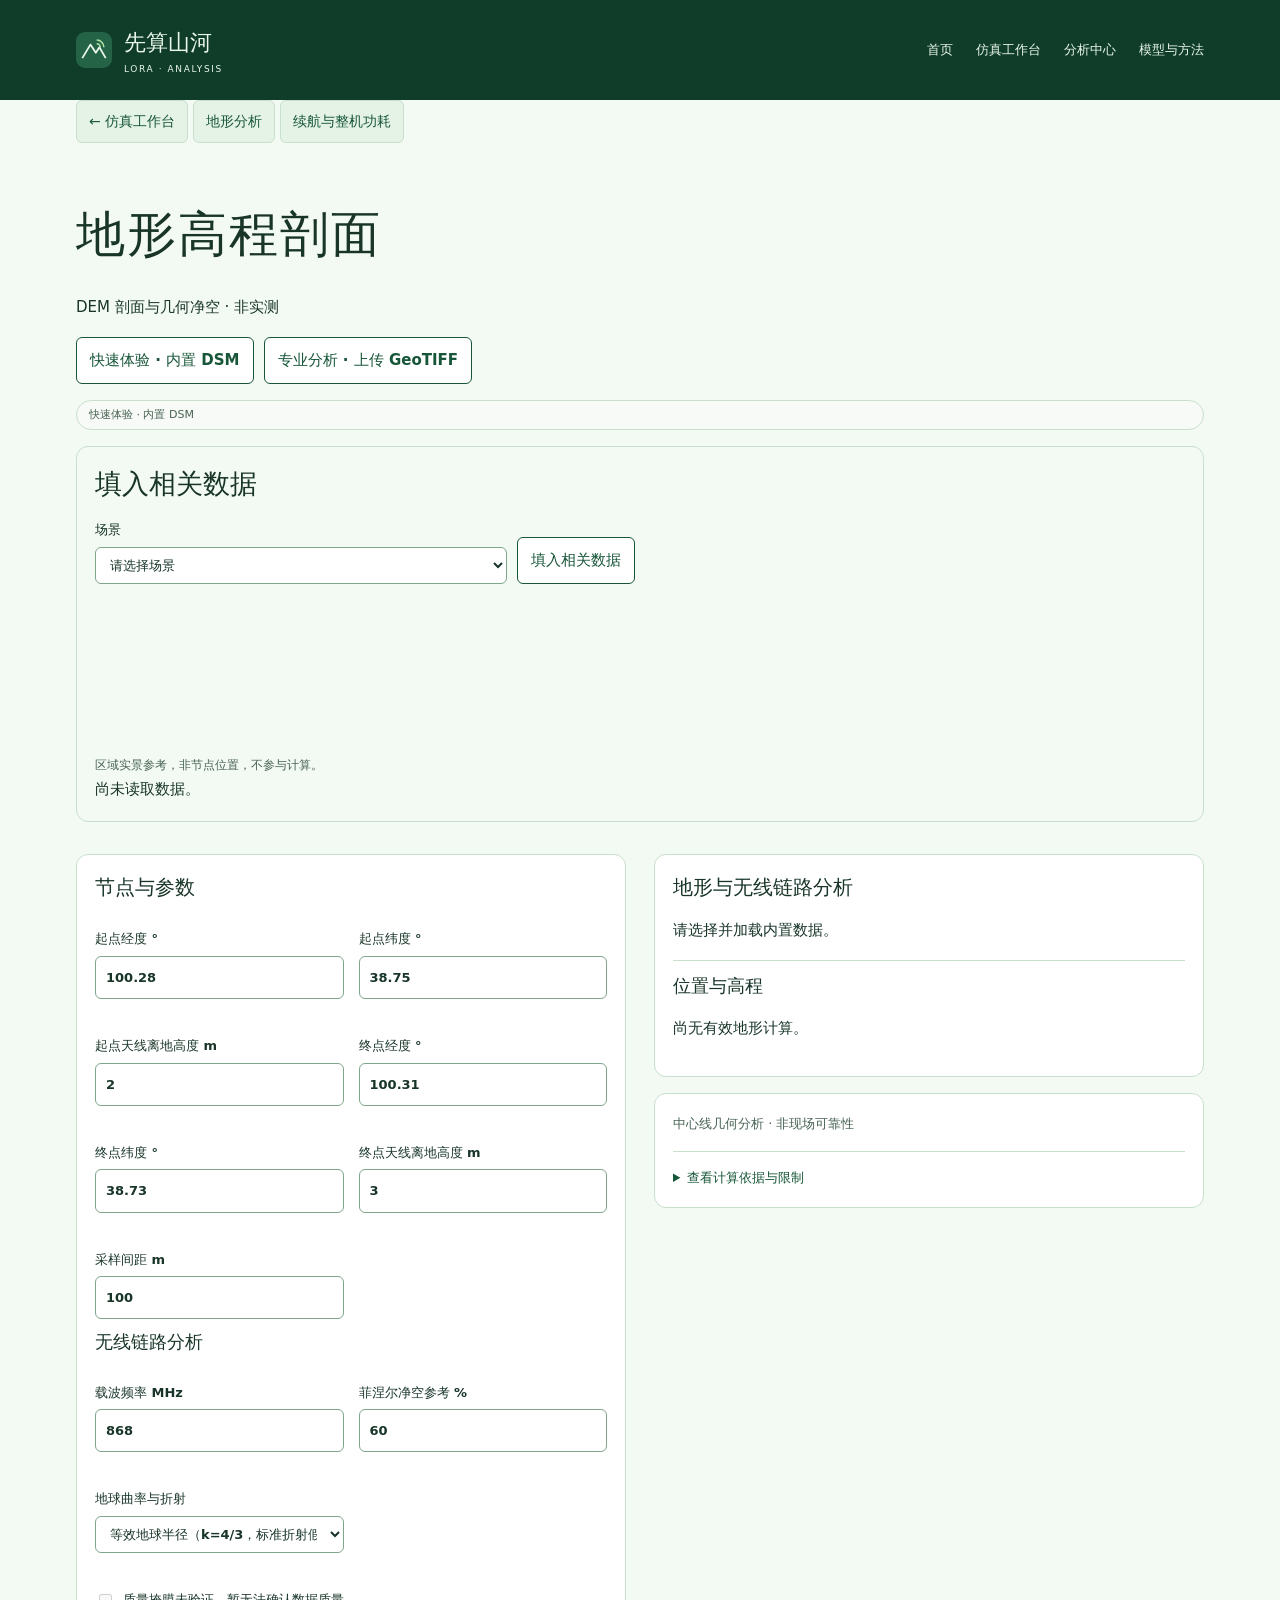
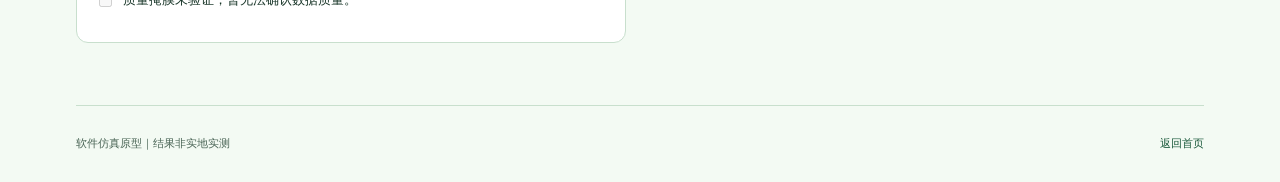
<file: pages/terrain.html>
<!doctype html><html lang="zh-CN"><head><base href="../"><meta charset="utf-8"><meta name="viewport" content="width=device-width,initial-scale=1"><meta name="theme-color" content="#103c2a"><title>先算山河 · 地形分析</title><link rel="icon" href="./assets/mark.svg" type="image/svg+xml"><link rel="stylesheet" href="./css/styles.css"><script defer src="./assets/chart.umd.min.js"></script><script defer src="./assets/geotiff-2.1.3.js"></script><script type="module" src="./js/terrain-page.js?scroll=1"></script><script async src="./js/page-loading.js"></script></head><body><header class="site-header"><a class="brand" href="./index.html"><img src="./assets/mark.svg" width="36" height="36" alt=""><span>先算山河<small>LORA · ANALYSIS</small></span></a><nav aria-label="主导航"><a href="./index.html">首页</a><a href="./pages/link.html">仿真工作台</a><a href="./pages/assessment.html">分析中心</a><a href="./pages/about.html">模型与方法</a></nav></header><main id="main"><noscript><p class="section error">需要启用 JavaScript 才能使用本页功能。</p></noscript><div class="product-subnav"><a href="./pages/link.html">← 仿真工作台</a> <a href="./pages/terrain.html">地形分析</a> <a href="./pages/energy.html">续航与整机功耗</a></div><p id="workspace-status" class="storage-note" role="status"></p><section class="section" id="terrain-app"><h1>地形高程剖面</h1><p>DEM 剖面与几何净空 · 非实测</p><span data-page-pending hidden></span></section></main><footer><span>软件仿真原型｜结果非实地实测</span><a href="./index.html">返回首页</a></footer></body></html>
</file>
<file: css/styles.css>
@import "./theme.css";

#sys-timeline table { min-width: 820px; }
#sys-timeline th, #sys-timeline td { vertical-align: top; }
#sys-timeline td:nth-child(n+2):nth-child(-n+4),
#sys-timeline td:last-child { white-space: nowrap; font-variant-numeric: tabular-nums; }
#sys-timeline tfoot td { color: var(--green); background: var(--paper); font-weight: 600; }

:root{--radius:14px;font-family:"Microsoft YaHei","PingFang SC",system-ui,sans-serif;color:var(--ink);background:var(--wash);accent-color:var(--green);font-synthesis:none}
*{box-sizing:border-box}html{scroll-behavior:smooth;scroll-padding-top:24px}body{margin:0;font-size:15px;line-height:1.8}a{color:var(--green);text-decoration:none}a:hover{text-decoration:underline}a:focus-visible,summary:focus-visible{outline:3px solid var(--green-accent);outline-offset:5px}img{display:block;max-width:100%;height:auto}p{margin:0 0 16px}h1,h2,h3{line-height:1.4;margin:0 0 16px}h2{font-size:27px}h3{font-size:18px}code{overflow-wrap:anywhere;font-size:.92em}section{scroll-margin-top:24px}.skip-link{position:fixed;top:-100px;left:16px;z-index:10;background:#fff;padding:10px}.skip-link:focus{top:8px}
.site-header,main,footer{max-width:1200px;margin:auto;padding-inline:36px}.site-header {
  max-width: none;
  min-height: 100px;
  display: flex;
  align-items: center;
  justify-content: space-between;
  gap: 24px;
  padding-inline: max(36px, calc((100% - 1128px) / 2));
  border-bottom: 1px solid var(--green-deep);
  background: var(--green-deep);
  color: var(--green-on-dark);
}
.site-header a { color: inherit; }
.site-header a:hover { color: var(--surface); }
.site-header a:focus-visible { outline-color: var(--green-focus-on-dark); }
.brand{display:flex;align-items:center;gap:12px;font-size:22px;font-weight:700;white-space:nowrap}.brand:hover{text-decoration:none}.brand small{display:block;font-size:9px;letter-spacing:1.6px;font-weight:500;line-height:1.5}.site-header nav{display:flex;gap:23px;flex-wrap:wrap;font-size:13px}.hero{display:grid;grid-template-columns:1.05fr 1fr;align-items:center;gap:32px;padding-block:64px 48px}.eyebrow{font-size:11px;letter-spacing:1.5px;color:var(--green);font-weight:700;margin-bottom:14px}h1{font-size:49px;letter-spacing:2px;margin-bottom:24px}h1 span{display:block;font-size:25px;letter-spacing:0;margin-top:14px;line-height:1.6}.intro{font-size:17px}.muted,.footnote{color:var(--muted)}.button{display:inline-flex;align-items:center;justify-content:space-between;gap:36px;background:var(--green);color:#fff;border-radius:7px;padding:12px 20px;margin-top:10px;font-weight:600}.button:hover{background:var(--green-hover);text-decoration:none}.disclaimer{font-size:12px;color:var(--muted);margin-top:16px}.hero-art{margin:0;background:var(--paper);border:1px solid var(--line);border-radius:var(--radius);overflow:hidden}.hero-art img{width:100%}.hero-art figcaption{font-size:10px;color:#627665;text-align:center;padding:0 12px 12px}.notice{display:flex;align-items:baseline;gap:14px;border:1px solid var(--line);border-radius:var(--radius);background:var(--paper);padding:22px 24px}.notice p{margin:3px 0 0;color:var(--muted);font-size:13px}.status-dot{width:8px;height:8px;flex-shrink:0;border-radius:50%;background:var(--green)}.section{padding-block:46px;border-bottom:1px solid var(--line)}.section-heading{display:flex;align-items:center;justify-content:space-between;gap:16px;margin-bottom:22px}.section-heading h2{margin-bottom:0}.badge{border:1px solid var(--line);background:#f8faf7;border-radius:30px;color:var(--muted);padding:4px 12px;font-size:11px;flex-shrink:0}.placeholder{display:flex;align-items:center;gap:24px;padding:28px;border:1px dashed var(--line-strong);border-radius:var(--radius);background:#fcfdfb}.placeholder h3{margin-bottom:8px}.placeholder p{margin:0;color:var(--muted);font-size:14px}.line-icon{font-size:42px;color:#749482;padding:8px}.runtime{font-size:12px;color:var(--muted);margin:12px 0 0}.card-grid{display:grid;grid-template-columns:repeat(3,minmax(0,1fr));gap:18px}.card{border:1px solid var(--line);border-radius:var(--radius);padding:28px 24px;border-top:4px solid #497c57;background:#f7faf5}.card.desert{border-top-color:#a18c54;background:#faf8f0}.card.valley{border-top-color:#608f99;background:#f3f8f9}.scenario-tag{display:block;font-size:11px;letter-spacing:1px;color:var(--muted);margin-bottom:24px}.card p{font-size:13px;color:var(--muted)}.card small{font-size:11px;color:var(--muted)}.footnote{font-size:12px;margin:14px 0 0}.source-copy{max-width:900px;color:var(--muted);font-size:14px}details{border-top:1px solid var(--line);padding-top:14px}summary{cursor:pointer;color:var(--green);font-weight:600}details p{margin-top:16px}.about{display:grid;grid-template-columns:1.2fr 1fr;gap:56px;font-size:14px}.about dl{margin:0}.about dl div{display:flex;justify-content:space-between;gap:20px;border-bottom:1px solid var(--line);padding:10px 0}.about dt{color:var(--muted)}.about dd{margin:0;white-space:nowrap}footer{display:flex;justify-content:space-between;gap:20px;padding-block:28px;color:var(--muted);font-size:11px}
@media(max-width:900px){.site-header{align-items:flex-start;flex-direction:column;padding-block:20px;gap:18px}.hero{gap:22px;padding-top:42px}h1{font-size:40px}h1 span{font-size:21px}.card{padding:22px 18px}.card h3{font-size:16px}.about{gap:30px}}
@media(max-width:640px){.site-header,main,footer{padding-inline:20px}.site-header nav{gap:8px 18px;font-size:12px}.hero{grid-template-columns:1fr;padding-block:32px}.hero-art{max-width:440px;width:100%;justify-self:center}h1{font-size:38px}h1 span{font-size:21px}.intro{font-size:16px}.hero-copy>.muted{font-size:14px}.section{padding-block:32px}.section-heading{align-items:flex-start;flex-direction:column;gap:12px}h2{font-size:23px}.card-grid,.about{grid-template-columns:1fr}.card{padding:22px}.scenario-tag{margin-bottom:14px}.placeholder{padding:22px;gap:12px;align-items:flex-start}.line-icon{font-size:28px;padding:0}.notice{padding:18px;gap:10px}footer{flex-direction:column;gap:6px}.about{gap:16px}}
@media(prefers-reduced-motion:reduce){html{scroll-behavior:auto}}
.sim-grid{display:grid;grid-template-columns:1fr 1fr;gap:25px}.form-grid{display:grid;grid-template-columns:repeat(2,minmax(0,1fr));gap:15px}label{display:flex;flex-direction:column;gap:5px;font-size:13px;font-weight:600}input,select,button{font:inherit}input,select{width:100%;min-width:0;border:1px solid var(--line-strong);border-radius:6px;padding:9px 10px;color:var(--ink);background:white}button{cursor:pointer;border:1px solid var(--green);color:var(--green);background:white;border-radius:6px;padding:9px 13px;font-weight:600}button:hover{background:var(--paper)}button:focus-visible,input:focus-visible,select:focus-visible{outline:3px solid var(--green-accent);outline-offset:2px}form details{margin-top:20px}form details .form-grid{margin-top:16px}.results,.chart-box{border:1px solid var(--line);border-radius:14px;padding:24px;background:var(--surface)}.metric{display:flex;justify-content:space-between;gap:15px;padding:10px 0;border-bottom:1px solid var(--line);font-size:13px}.metric strong{text-align:right;color:var(--green)}.error{color:#a33427;font-weight:700}.chart-box{margin-top:24px}.chart-wrap{height:360px;position:relative}.chart-wrap.short{height:230px}#scenario-values{font-size:12px;color:var(--muted);margin-top:10px}.card button{margin-top:10px}#sources a{text-decoration:underline}#sources details{margin-top:16px}@media(max-width:640px){.sim-grid{grid-template-columns:1fr}.chart-wrap{height:310px}.chart-wrap.short{height:250px}.chart-box,.results{padding:16px}.form-grid{gap:12px}}
.comparison-area{margin-top:42px;padding:26px;border:1px solid var(--line);border-radius:14px;background:var(--wash)}.scheme-controls{display:grid;grid-template-columns:1fr 1fr;gap:12px}.scheme-controls>div{display:flex;align-items:center;gap:8px;flex-wrap:wrap}.scheme-controls strong{margin-right:5px}.scheme-controls button,.export-controls button{font-size:13px}.export-controls{display:flex;gap:12px;flex-wrap:wrap;margin-top:20px}.export-controls button:first-child{color:#fff;background:var(--green)}button:disabled{opacity:.45;cursor:not-allowed}.storage-note{font-size:12px;color:var(--muted);margin:12px 0}.scheme-empty{background:white;border:1px solid var(--line);border-radius:9px;padding:15px 18px;margin-top:12px;font-size:13px}.condition-note{color:#805721;background:#fff8e8;border-left:3px solid #be8b3b;padding:10px 14px;margin:15px 0;font-size:13px}.table-wrap{overflow-x:auto}table{border-collapse:collapse;width:100%;min-width:570px;font-size:13px;background:white}caption{text-align:left;color:var(--muted);padding:8px 0}th,td{text-align:left;padding:10px;border-bottom:1px solid var(--line)}th{font-weight:600}.explanation{margin-top:22px;padding:16px 20px;border-left:3px solid var(--line-strong);background:var(--paper);font-size:13px}.explanation p{margin:8px 0 0;color:var(--muted)}.explanation a{text-decoration:underline}@media(max-width:640px){.comparison-area{padding:18px}.scheme-controls{grid-template-columns:1fr}}
.analysis-area{margin-top:38px;padding:26px;border:1px solid var(--line);background:var(--wash);border-radius:14px}.analysis-header{display:flex;align-items:start;justify-content:space-between;gap:12px}.analysis-header h3{font-size:23px;margin-bottom:10px}.analysis-selectors{display:grid;grid-template-columns:repeat(2,minmax(0,260px));gap:16px}.analysis-area .footnote{margin:12px 0;color:var(--muted)}.analysis-chart{height:300px;position:relative;margin-top:18px}.joint-analysis{border-top:1px solid var(--line);margin-top:32px;padding-top:26px}.joint-charts{display:grid;grid-template-columns:repeat(3,minmax(0,1fr));gap:18px}.joint-charts>div{min-width:0;border:1px solid var(--line);border-radius:9px;padding:12px;background:#fff}.joint-charts h4{margin:0;font-size:13px}.joint-chart{height:210px;position:relative}.matrix-analysis{margin-top:28px}.matrix-analysis table{min-width:860px}.matrix-analysis td,.matrix-analysis th{text-align:center;white-space:nowrap}.matrix-met{background:var(--green-soft)}.matrix-low{background:#fff0de}.compact-range{appearance:auto;padding:0;border:0;accent-color:var(--green);height:20px;background:transparent}.analysis-area .table-wrap{margin-top:20px}.analysis-area table{min-width:950px}.analysis-area th,.analysis-area td{white-space:nowrap}.analysis-area caption{font-weight:600}@media(max-width:900px){.joint-charts{grid-template-columns:1fr 1fr}}@media(max-width:640px){.analysis-area{padding:16px}.analysis-header{flex-direction:column}.analysis-selectors,.joint-charts{grid-template-columns:1fr}.analysis-chart{height:280px}.joint-chart{height:190px}}
.matrix-legend{display:flex;flex-wrap:wrap;gap:8px 18px;margin:12px 0;font-size:12px;font-weight:600}.legend-insufficient{color:#a82c30}.legend-low{color:#95621b}.legend-sufficient{color:#286c44}.matrix-insufficient{background:#fae5e3}.matrix-low{background:#fff0d4}.matrix-sufficient{background:var(--green-soft)}.analysis-area .matrix-cell{display:block;width:100%;min-width:58px;padding:8px 5px;background:transparent;border:2px solid transparent;color:#233f32;border-radius:5px;font-size:12px;font-weight:600}.analysis-area .matrix-cell:hover{background:#fff9}.analysis-area .matrix-cell[aria-pressed="true"]{border-color:var(--green);background:#fff;box-shadow:0 0 0 2px var(--green-soft)}.analysis-area .matrix-cell:focus-visible{outline:3px solid var(--green-accent);outline-offset:1px}.matrix-selected{margin:14px 0;background:var(--paper);border-left:3px solid #387b52;padding:12px;font-size:13px}.calculation-panel{margin-top:22px;border:1px solid var(--line);border-radius:12px;padding:18px 20px;background:var(--wash)}.calculation-panel>summary{font-weight:700}.calculation-panel>p{margin:10px 0;color:var(--muted);font-size:13px}.calculation-item{border-top:1px solid var(--line);padding:12px 0}.calculation-item h4{margin:0 0 5px;font-size:14px}.calculation-item p{white-space:pre-wrap;overflow-wrap:anywhere;color:#425b4d;font-size:13px;margin:0;line-height:1.7}

body[data-page] main > section,body[data-page] main > .notice{display:none}
body[data-page="home"] #home,body[data-page="home"] .notice,body[data-page="link"] #simulator,body[data-page="link"] #scenarios,body[data-page="terrain"] #terrain,body[data-page="energy"] #energy,body[data-page="assessment"] #energy,body[data-page="about"] #sources,body[data-page="about"] #about{display:block}
body[data-page="home"] .notice{display:flex}
body[data-page="energy"] .comparison-area{display:none}
body[data-page="assessment"] #energy > :not(.comparison-area){display:none}
body[data-page="assessment"] .comparison-area{margin-top:0}
body[data-page="terrain"] #terrain{min-height:50vh}
.site-header nav span[hidden]{display:none}
.system-tabs{display:flex;flex-wrap:wrap;gap:8px;margin:16px 0 24px}#sys-device,#sys-cycle,#sys-result{min-width:0}#sys-form{margin:20px 0}#sys-diagnostics p{padding:8px 12px;background:#f7f6ed;border-left:3px solid #b48a40;font-size:13px}#sys-results{white-space:pre-wrap;overflow-wrap:anywhere;padding:16px;background:var(--paper);border-radius:10px}#sys-timeline{padding:14px;background:var(--wash);white-space:normal}
#device-list fieldset,#phase-list fieldset{border:1px solid var(--line);border-radius:10px;padding:14px;margin:12px 0;min-width:0}#device-list fieldset{display:flex;flex-wrap:wrap;align-items:end;gap:12px}#device-list label{flex:1 1 170px}.custom-member{display:grid;grid-template-columns:minmax(150px,1fr) minmax(130px,1fr) minmax(110px,1fr);gap:10px;align-items:end;margin:10px 0}.custom-member label:has(input[type=checkbox]){display:flex;flex-direction:row;align-items:center;overflow-wrap:anywhere}.custom-member input[type=checkbox],#phase-list input[type=checkbox]{width:auto;flex:none}.custom-member input:disabled{background:#edf1ed}.custom-member label{min-width:0}#phase-list fieldset>label{margin:8px 0}#custom-status,#phase-status{color:#895c18;font-weight:600;overflow-wrap:anywhere}@media(max-width:640px){.custom-member{grid-template-columns:1fr 1fr}.custom-member label:first-child{grid-column:1/-1}}
[hidden]{display:none!important}
.terrain-modes{display:flex;flex-wrap:wrap;gap:10px;margin:16px 0}.terrain-layout{display:grid;grid-template-columns:minmax(0,1fr) minmax(0,1fr);gap:28px}.terrain-layout section{border:1px solid var(--line);border-radius:12px;padding:18px;margin:16px 0;background:var(--surface)}.terrain-layout label{margin:10px 0}.terrain-layout h2{font-size:20px}.terrain-layout #metadata{font-size:13px;overflow-wrap:anywhere;color:var(--muted);margin:12px 0}@media(max-width:768px){.terrain-layout{grid-template-columns:1fr}}

.terrain-layout>div,.terrain-layout section,.terrain-layout .chart-wrap{min-width:0;max-width:100%}.terrain-layout canvas{max-width:100%}

.terrain-layout .quality-check{display:flex;flex-direction:row;align-items:flex-start;gap:8px;line-height:1.5;margin:14px 0}.terrain-layout .quality-check input{width:auto;flex:none;margin-top:4px}
.quick-start{max-width:1200px;margin:0 auto 36px;padding:22px 28px;border:1px solid var(--line);border-radius:14px;background:var(--paper)}.quick-start h2{font-size:22px;margin:0 0 8px}.quick-start p{margin:0 0 10px}.quick-start ul{display:grid;grid-template-columns:repeat(2,minmax(0,1fr));gap:8px 26px;padding-left:22px;margin:0}.quick-start a{color:var(--green);font-weight:700;text-decoration:underline}.help-field{min-width:0}.inline-help{display:block;min-width:0;margin:4px 0}.inline-help summary{display:inline-flex;align-items:center;justify-content:center;width:28px;height:28px;border:1px solid var(--line-strong);border-radius:50%;background:#fff;color:var(--green);cursor:pointer;font-weight:700;list-style:none}.inline-help summary::-webkit-details-marker{display:none}.inline-help summary:focus-visible{outline:3px solid var(--green-accent);outline-offset:2px}.inline-help p{margin:6px 0 10px;padding:10px;border-radius:8px;background:var(--paper);color:#294739;font-size:13px;line-height:1.5;overflow-wrap:anywhere}.help-row{display:flex;flex-wrap:wrap;gap:6px 10px;align-items:flex-start}.help-row .inline-help[open]{flex-basis:100%}.result-understanding{font-size:13px;color:var(--muted);line-height:1.6}.result-understanding:empty{display:none}@media(max-width:640px){.quick-start{margin:0 16px 24px;padding:16px}.quick-start ul{grid-template-columns:1fr}}
.inline-help summary{width:auto;min-width:28px;padding:0 7px;gap:5px}.inline-help summary span{font-size:12px;font-weight:600}.help-row .inline-help[open]{min-width:0;max-width:100%}
.case-map img{display:block;width:100%;height:auto;max-height:420px;object-fit:contain}.case-links{display:flex;flex-wrap:wrap;gap:10px 24px;margin-top:12px}.case-links a{text-decoration:underline;color:var(--green);font-weight:600}.case-stats{display:grid;grid-template-columns:repeat(2,minmax(0,1fr));gap:10px;margin:14px 0}.case-stats div{min-width:0;padding:10px;background:var(--paper);border-radius:8px}.case-stats dt{font-size:12px;color:var(--muted)}.case-stats dd{margin:3px 0 0;overflow-wrap:anywhere;font-weight:600}.terrain-location svg{display:block;max-width:100%;width:100%;height:140px}.model-flow{margin:20px 0;padding:16px;background:var(--paper);border-radius:12px}.model-flow ol{list-style:none;display:flex;gap:10px;flex-wrap:wrap;margin:0;padding:0}.model-flow li{flex:1 1 135px;border-left:3px solid var(--line-strong);padding:8px;background:white}.model-flow span{display:block;font-size:12px;color:var(--muted)}.model-flow p{font-size:12px}.case-map .footnote{font-size:12px}@media(max-width:640px){.case-stats{grid-template-columns:1fr}.case-links{flex-direction:column;gap:8px}}
.model-flow li:not(:last-child)::after{content:" →";color:#447b62;font-weight:bold}
/* D2 responsive refinements: display only; all model data remain unchanged. */
[hidden]{display:none!important}
.terrain-legend{display:flex;flex-wrap:wrap;gap:5px 12px;margin:8px 0 10px}.terrain-legend button{display:inline-flex;align-items:center;gap:5px;padding:2px 3px;border:0;border-radius:3px;font-size:12px;font-weight:500;line-height:1.4}.terrain-legend button[aria-pressed="false"]{opacity:.45;text-decoration:line-through}.terrain-legend i{width:18px;flex:none;border-top:3px solid var(--green)}.terrain-legend .line-sight{border-color:#364d85}.terrain-legend .line-fresnel{border-color:#a77320;border-top-style:dashed}.terrain-legend .dot-antenna,.terrain-legend .dot-obstacle{width:9px;height:9px;border:0;border-radius:50%;background:#b87925}.terrain-legend .dot-obstacle{background:#ad3d2c}
.curvature-current{font-size:12px;color:var(--muted);margin:4px 0;line-height:1.4}.table-scroll-hint{font-size:12px;color:#375d4b;margin:12px 0 4px}.table-wrap:focus-visible{outline:3px solid var(--green-accent);outline-offset:2px}.table-wrap th,.table-wrap td{min-width:90px}.range-field input[type=range]{box-sizing:border-box;margin-inline:0;max-width:100%}
@media(min-width:1100px){.table-scroll-hint{display:none}}
@media(max-width:640px){.site-header nav{display:grid;grid-template-columns:repeat(3,minmax(0,1fr));width:100%;gap:2px 8px}.site-header nav a{min-height:36px;display:flex;align-items:center}.terrain-layout .form-grid>.help-field:has(#radio-curvature){grid-column:1/-1}.terrain-layout #radio-curvature{width:100%}.terrain-legend{gap:4px 8px}.terrain-legend button{font-size:12px}.terrain-layout .chart-wrap{height:310px}.terrain-layout .form-grid label,.system-energy label{line-height:1.45}.case-links a{font-size:14px}.case-stats div{padding:8px 10px}}
/* Product navigation keeps existing models and routes intact. */
.hero{padding-block:38px 30px}.hero-art{max-width:460px;justify-self:end}.hero-actions{display:flex;flex-wrap:wrap;gap:12px}.button.secondary{background:var(--paper);color:var(--green-deep);border:1px solid var(--line-strong)}.button.secondary:hover{background:var(--green-soft)}.product-subnav h1{font-size:32px;margin:12px 0}.product-subnav nav,.analysis-tabs{display:flex;flex-wrap:wrap;gap:8px;margin:12px 0}.product-subnav a,.analysis-tabs a{display:inline-block;padding:8px 12px;border:1px solid var(--line);border-radius:6px;background:var(--paper);color:var(--green);font-size:14px}.product-subnav a:hover,.analysis-tabs a:hover{background:var(--green-soft)}.workbench .analysis-area{display:none}.analysis-only #simulator> :not(.analysis-area),.analysis-only #scenarios{display:none}.analysis-only #simulator{padding-top:0}.analysis-only .analysis-area{margin-top:0}.analysis-only .analysis-area>.matrix-analysis{display:none}html[data-analysis-view="sensitivity"] .analysis-only .joint-analysis{display:none}html[data-analysis-view="joint"] .analysis-only .analysis-area> :not(.joint-analysis){display:none}html[data-analysis-view="matrix"] .analysis-only .analysis-area> :not(.matrix-analysis){display:none}html[data-analysis-view="matrix"] .analysis-only .analysis-area>.matrix-analysis{display:block}.methods{max-width:900px}.methods p{line-height:1.7}.methods h3{margin-top:22px}.case-map{padding-block:20px}.site-header nav a{white-space:nowrap}@media(max-width:640px){.site-header nav{grid-template-columns:repeat(2,minmax(0,1fr))}.hero-art{max-width:340px;justify-self:center}.product-subnav h1{font-size:27px}.analysis-tabs a{flex:1 1 42%;text-align:center}}
.region-photo-grid{display:grid;grid-template-columns:repeat(3,minmax(0,1fr));gap:14px;margin:18px 0}.region-photo{margin:0;border:1px solid var(--line);border-radius:10px;overflow:hidden;background:var(--wash);min-width:0}.region-photo img{display:block;width:100%;height:132px;object-fit:cover}.region-photo figcaption{padding:9px 12px;color:#375b4b;font-size:12px;line-height:1.5;overflow-wrap:anywhere}.region-photo figcaption strong{font-size:14px;color:var(--green-deep)}.region-photo figcaption a{text-decoration:underline}.region-photo figcaption small{font-size:11px}.terrain-photo{max-width:390px;margin:12px 0}.terrain-photo h4{margin:0 0 8px}.terrain-photo .region-photo img{height:130px}.terrain-photo p{font-size:12px;color:var(--muted);line-height:1.5;margin:6px 0 12px}@media(max-width:640px){.region-photo-grid{grid-template-columns:1fr;gap:10px}.region-photo-grid .region-photo{display:grid;grid-template-columns:110px minmax(0,1fr)}.region-photo-grid .region-photo img{width:110px;height:100%;min-height:100px}.region-photo-grid .region-photo figcaption{padding:7px 9px}}
.methods-directory{display:flex;flex-wrap:wrap;gap:8px;margin:10px 0 24px}.methods-directory a{padding:7px 11px;border:1px solid var(--line);border-radius:6px;color:var(--green)}.methods dl{display:grid;grid-template-columns:minmax(160px,240px) 1fr;gap:7px 14px;font-size:13px}.methods dd{margin:0}.methods .region-photo{max-width:420px;margin:12px 0}.terrain-method-link{font-size:13px;color:var(--muted)}.terrain-method-link a,.simple-energy summary{color:var(--green);text-decoration:underline}.simple-energy{padding:16px;border:1px solid var(--line);border-radius:12px}.simple-energy summary{font-size:16px}.simple-energy .section-heading{margin-top:18px}#sys-diagnostics p{font-size:13px;line-height:1.5;margin:6px 0}.terrain-layout #terrain-plot{margin:12px 0 18px}.terrain-layout #terrain-location{border-top:1px solid var(--line);padding-top:12px}.system-tabs button{min-height:44px}@media(max-width:640px){.methods dl{grid-template-columns:1fr}.methods dd{margin-bottom:8px}}
.system-tabs button[aria-pressed="true"]{background:var(--green);color:#fff}.system-tabs{display:flex;flex-wrap:wrap;gap:8px}
.terrain-import{border:1px solid var(--line);border-radius:12px;padding:18px;margin:16px 0}.scenario-cards{display:grid;grid-template-columns:repeat(3,minmax(0,1fr));gap:12px}.scenario-card{min-width:0;border:1px solid var(--line);border-radius:10px;background:#fff;overflow:hidden}.scenario-card button{display:flex;width:100%;min-width:0;align-items:center;gap:10px;border:2px solid transparent;background:transparent;text-align:left;color:var(--green-deep);padding:6px;border-radius:8px}.scenario-card button[aria-pressed="true"]{border-color:var(--green-accent);background:var(--green-soft)}.scenario-card button:disabled{opacity:.65;cursor:wait}.scenario-card img{width:100px;height:64px;object-fit:cover;border-radius:5px;flex:none}.scenario-card span{min-width:0}.scenario-card strong,.scenario-card button small{display:block;line-height:1.35}.scenario-card button small{font-size:12px;font-weight:400;color:#536b5c;margin-top:4px}.scenario-credit{display:block;font-size:11px;padding:0 8px 7px;color:#516b5d}.scenario-credit a{text-decoration:underline}.sr-only{position:absolute!important;width:1px!important;height:1px!important;overflow:hidden!important;clip-path:inset(50%)}@media(max-width:900px){.scenario-cards{grid-template-columns:repeat(3,minmax(165px,1fr));overflow-x:auto;padding-bottom:6px}.scenario-card img{width:64px;height:55px}.scenario-card button{font-size:13px}}@media(max-width:768px){.terrain-layout>div:nth-child(2){order:-1}.terrain-layout section{margin:10px 0}.terrain-import{padding:12px}.scenario-cards{scroll-snap-type:x proximity}.scenario-card{scroll-snap-align:start}}
.scenario-select{display:flex;align-items:end;gap:10px;max-width:540px}.scenario-select label{flex:1;margin:0;min-width:0}.scenario-select button{flex:none;white-space:nowrap;min-height:44px}.terrain-photo .region-photo{max-width:300px;margin:12px 0}.terrain-photo img{max-height:145px;object-fit:cover}.terrain-photo .footnote{font-size:12px}@media(max-width:420px){.scenario-select{gap:8px}.terrain-photo .region-photo{max-width:100%}}
.power-advanced{grid-column:1/-1}.power-advanced>summary{cursor:pointer;color:var(--green);font-weight:600;padding:8px 0}.power-advanced .form-grid{margin-top:8px}
.terrain-examples{display:grid;grid-template-columns:repeat(5,minmax(0,1fr));gap:8px;margin-top:14px}.terrain-examples figure{margin:0;min-width:0;padding:4px;border:2px solid transparent;border-radius:8px}.terrain-examples figure.selected{border-color:var(--green-accent);background:var(--green-soft)}.terrain-examples img{display:block;width:100%;height:76px;object-fit:cover;border-radius:4px}.terrain-examples figcaption{font-size:10px;line-height:1.35;color:var(--muted);overflow-wrap:anywhere}.terrain-examples a{text-decoration:underline}.plot-stale{position:absolute;inset:0;display:grid;place-items:center;margin:0;color:var(--muted);background:#f6f9f6;border:1px dashed var(--line-strong);border-radius:8px}.plot-stale[hidden]{display:none}@media(max-width:900px){.terrain-examples{grid-template-columns:repeat(3,minmax(0,1fr))}}@media(max-width:520px){.terrain-examples{grid-template-columns:repeat(2,minmax(0,1fr))}.terrain-examples img{height:64px}.terrain-examples figcaption{font-size:9px}}
@media(max-width:640px){.terrain-layout .form-grid>label:has(#radio-curvature){grid-column:1/-1}.terrain-layout #radio-curvature{width:100%}}

/* 当前案例照片；预留空间减少切换时的布局位移。 */
.terrain-examples{display:block;min-height:145px;margin-top:12px}.terrain-examples figure{display:none;max-width:360px}.terrain-examples figure.selected{display:block}.terrain-examples img{height:90px}.terrain-examples figcaption{font-size:11px;line-height:1.35}@media(max-width:520px){.terrain-examples img{height:78px}.terrain-examples{min-height:136px}}

/* 工作台概念场景：照片仅为区域参考。 */
.concept-card{display:flex;align-items:flex-start;gap:12px;min-width:0}.concept-photo{margin:0;flex:0 0 37%;min-width:0}.concept-photo img{display:block;width:100%;height:90px;object-fit:cover;border-radius:6px}.concept-photo figcaption{font-size:10px;line-height:1.35;color:var(--muted);overflow-wrap:anywhere;margin-top:5px}.concept-photo a{text-decoration:underline}.concept-card-content{flex:1;min-width:0}.concept-card-content h3{overflow-wrap:anywhere}.concept-card-content button{max-width:100%}@media(max-width:390px){.concept-photo{flex-basis:35%}.concept-photo img{height:78px}}

/* 工作台保留常用参数和指标，减少顶部空白。 */
.workbench .product-subnav{padding-top:12px;padding-bottom:10px;margin-bottom:0}.workbench #simulator{padding-top:12px}.workbench #scenarios .card-grid{grid-template-columns:repeat(auto-fit,minmax(min(100%,300px),1fr))}.workbench .concept-card{padding:14px}.workbench .concept-card-content p{margin:5px 0}.workbench .concept-card-content h3{margin:6px 0}@media(max-width:640px){.workbench .product-subnav{padding-top:8px;padding-bottom:6px}.workbench #simulator{padding-top:8px}}
</file>
